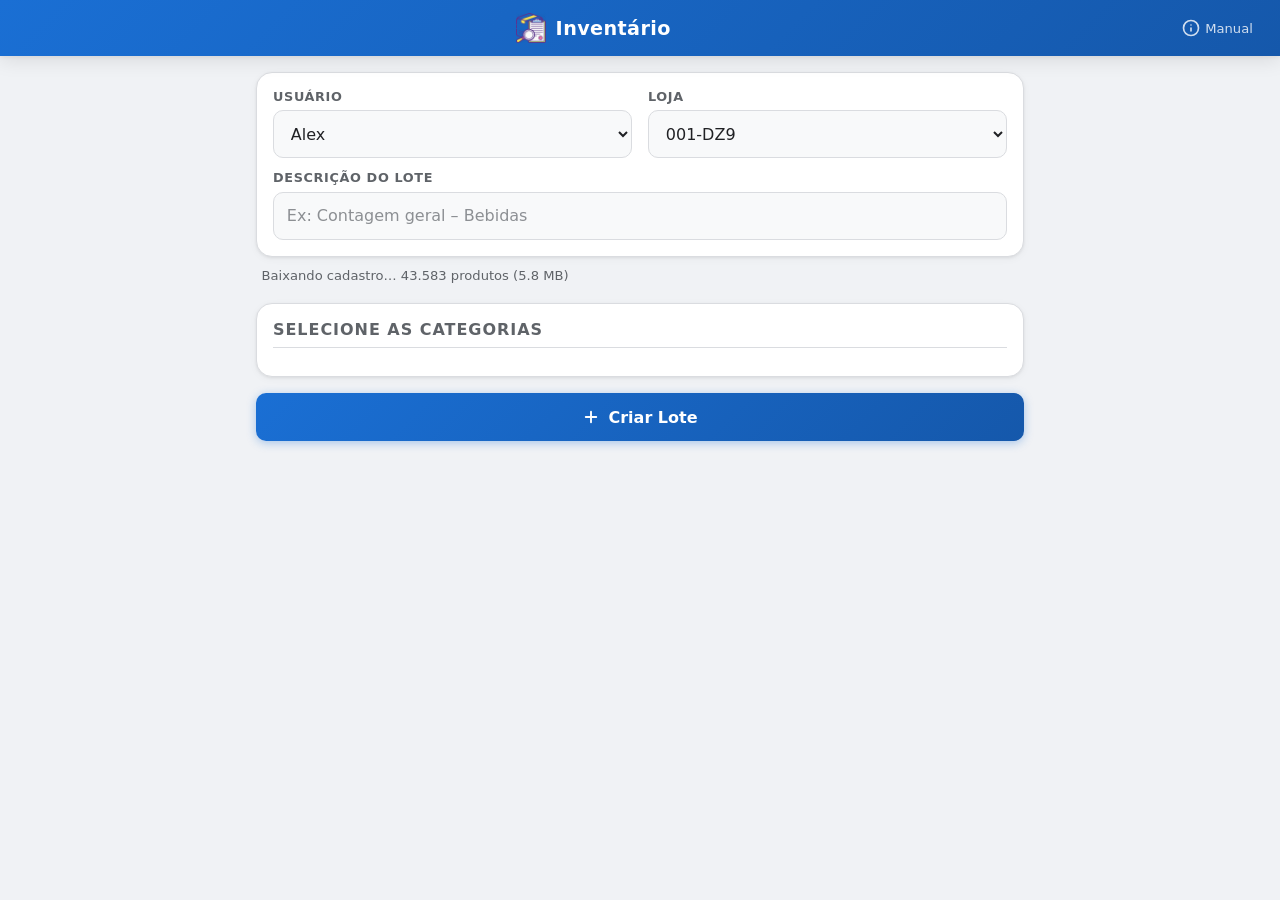
<file: index.html>
<!DOCTYPE html>
<html lang="pt-br">
<head>
  <meta charset="UTF-8"/>
  <meta name="viewport" content="width=device-width, initial-scale=1.0"/>
  <title>Inventário</title>
  <link rel="icon" href="iconInventario.png" type="image/png"/>
  <link rel="stylesheet" href="./style.css"/>
  <link rel="manifest" href="./manifest.json"/>
  <meta name="theme-color" content="#1a6fd4"/>
  <link rel="apple-touch-icon" href="./icons/apple-touch-icon.png"/>
  <meta name="apple-mobile-web-app-capable" content="yes"/>
  <meta name="apple-mobile-web-app-status-bar-style" content="default"/>
  <meta name="apple-mobile-web-app-title" content="Inventário"/>
</head>
<body>

  <header class="app-header">
    <div class="header-inner">
      <img src="iconInventario.webp" alt="Inventário" class="header-icon"/>
      <h1>Inventário</h1>
    </div>
    <a href="manual.html" target="_blank" rel="noopener" class="header-manual-link" aria-label="Abrir manual do usuário">
      <svg width="18" height="18" viewBox="0 0 24 24" fill="none" stroke="currentColor" stroke-width="2.2" stroke-linecap="round" stroke-linejoin="round"><circle cx="12" cy="12" r="10"/><path d="M12 16v-4M12 8h.01"/></svg>
      Manual
    </a>
  </header>

  <main class="main-content">

    <!-- Usuário e Loja -->
    <section class="card">
      <div class="usuario-loja-row">
        <div class="field-group">
          <label for="usuario">Usuário</label>
          <select id="usuario" name="usuario">
            <option value="Alex">Alex</option>
            <option value="João">João</option>
            <option value="Luciano">Luciano</option>
            <option value="Matheus">Matheus</option>
          </select>
        </div>
        <div class="field-group">
          <label for="loja">Loja</label>
          <select id="loja" name="loja">
            <option value="001-DZ9">001-DZ9</option>
            <option value="002-VICENTE">002-VICENTE</option>
            <option value="003-NOCA">003-NOCA</option>
            <option value="004-GETULIO">004-GETULIO</option>
            <option value="005-NEW">005-NEW</option>
            <option value="007-IVASKO_SMS">007-IVASKO_SMS</option>
            <option value="099-ROLHA">099-ROLHA</option>
            <option value="100-CD">100-CD</option>
            <option value="101-MARIANO_IRATI">101-MARIANO_IRATI</option>
            <option value="102-MARIANO_SMS">102-MARIANO_SMS</option>
            <option value="103-MARIANO_UVARANAS">103-MARIANO_UVARANAS</option>
            <option value="105-MARIANO_CARA">105-MARIANO_CARA</option>
            <option value="106-MARIANO_REBESCO">106-MARIANO_REBESCO</option>
            <option value="300-TRAJANO">300-TRAJANO</option>
            <option value="301-VICENTE">301-VICENTE</option>
            <option value="302-MOTIVAÇÃO_TB">302-MOTIVAÇÃO_TB</option>
            <option value="303-CALED_IMBITUVA">303-CALED_IMBITUVA</option>
            <option value="304-POSECOL_IRATI">304-POSECOL_IRATI</option>
            <option value="305-ALADIM_TB">305-ALADIM_TB</option>
            <option value="308-PITANGA">308-PITANGA</option>
            <option value="309-SALDANHA">309-SALDANHA</option>
            <option value="310-PRUDE">310-PRUDE</option>
            <option value="311-MASTER">311-MASTER</option>
            <option value="312-P.MANSA">312-P.MANSA</option>
            <option value="313-CAROLINE">313-CAROLINE</option>
            <option value="314-VERNALHA">314-VERNALHA</option>
            <option value="315-P.CENTRAL">315-P.CENTRAL</option>
            <option value="316-CALED_XV">316-CALED_XV</option>
            <option value="317-POSECOL_UVARANAS">317-POSECOL_UVARANAS</option>
            <option value="318-KENNEDY">318-KENNEDY</option>
            <option value="319-SFELIC">319-SFELIC</option>
            <option value="320-CARA-CARA">320-CARA-CARA</option>
            <option value="321-BOEING">321-BOEING</option>
            <option value="397-CAIOBA">397-CAIOBA</option>
            <option value="398-PALMEIRA">398-PALMEIRA</option>
          </select>
        </div>
      </div>
      <div class="field-group description-group">
        <label for="descricao">Descrição do Lote</label>
        <input type="text" id="descricao" name="descricao" placeholder="Ex: Contagem geral – Bebidas" maxlength="120" autocomplete="off"/>
      </div>
    </section>

    <!-- Situação do cadastro de produtos -->
    <p id="cadastro-status" class="cadastro-status">Carregando cadastro…</p>

    <!-- Árvore de categorias -->
    <section class="card" id="tree-container">
      <h2>Selecione as categorias</h2>
    </section>

    <!-- Botões de ação -->
    <div class="action-buttons">
      <button id="criar-lote" class="btn btn-primary">
        <svg width="18" height="18" viewBox="0 0 24 24" fill="none" stroke="currentColor" stroke-width="2.5" stroke-linecap="round" stroke-linejoin="round"><path d="M12 5v14M5 12h14"/></svg>
        Criar Lote
      </button>
      <button id="limpar-banco" class="btn btn-danger" style="display:none">
        <svg width="18" height="18" viewBox="0 0 24 24" fill="none" stroke="currentColor" stroke-width="2.5" stroke-linecap="round" stroke-linejoin="round"><polyline points="3 6 5 6 21 6"/><path d="M19 6l-1 14H6L5 6"/><path d="M10 11v6M14 11v6"/></svg>
        Limpar Tudo
      </button>
    </div>

    <!-- Lista de lotes existentes -->
    <section id="lotes-section" style="display:none">
      <h2 class="section-title">Lotes criados</h2>
      <div id="lotes-lista"></div>
    </section>

  </main>

  <!-- Modal de confirmação -->
  <div id="confirm-modal" class="modal-overlay" style="display:none">
    <div class="modal-box">
      <h3 id="modal-title">Confirmação</h3>
      <p id="modal-message">Tem certeza?</p>
      <div class="modal-actions">
        <button id="confirm-no" class="btn btn-secondary">Cancelar</button>
        <button id="confirm-yes" class="btn btn-danger">Confirmar</button>
      </div>
    </div>
  </div>

  <!-- Modal de produtos do lote -->
  <div id="produtos-modal" class="modal-overlay" style="display:none">
    <div class="modal-box modal-box--large">
      <div class="modal-header">
        <h3 id="produtos-modal-title">Produtos do Lote</h3>
        <button id="produtos-modal-close" class="btn-icon" aria-label="Fechar">
          <svg width="20" height="20" viewBox="0 0 24 24" fill="none" stroke="currentColor" stroke-width="2.5" stroke-linecap="round" stroke-linejoin="round"><line x1="18" y1="6" x2="6" y2="18"/><line x1="6" y1="6" x2="18" y2="18"/></svg>
        </button>
      </div>
      <div class="modal-tabs">
        <button class="tab-btn active" data-tab="dentro">Dentro do lote <span id="count-dentro" class="badge badge--blue">0</span></button>
        <button class="tab-btn" data-tab="fora">Fora do lote <span id="count-fora" class="badge badge--gray">0</span></button>
      </div>
      <div id="tab-dentro" class="tab-content active">
        <div id="lista-dentro"></div>
      </div>
      <div id="tab-fora" class="tab-content">
        <div id="lista-fora"></div>
      </div>
    </div>
  </div>

  <script src="./script.js"></script>
  <script src="./lote.js"></script>
  <script src="./pwa-registro.js"></script>
</body>
</html>
</file>
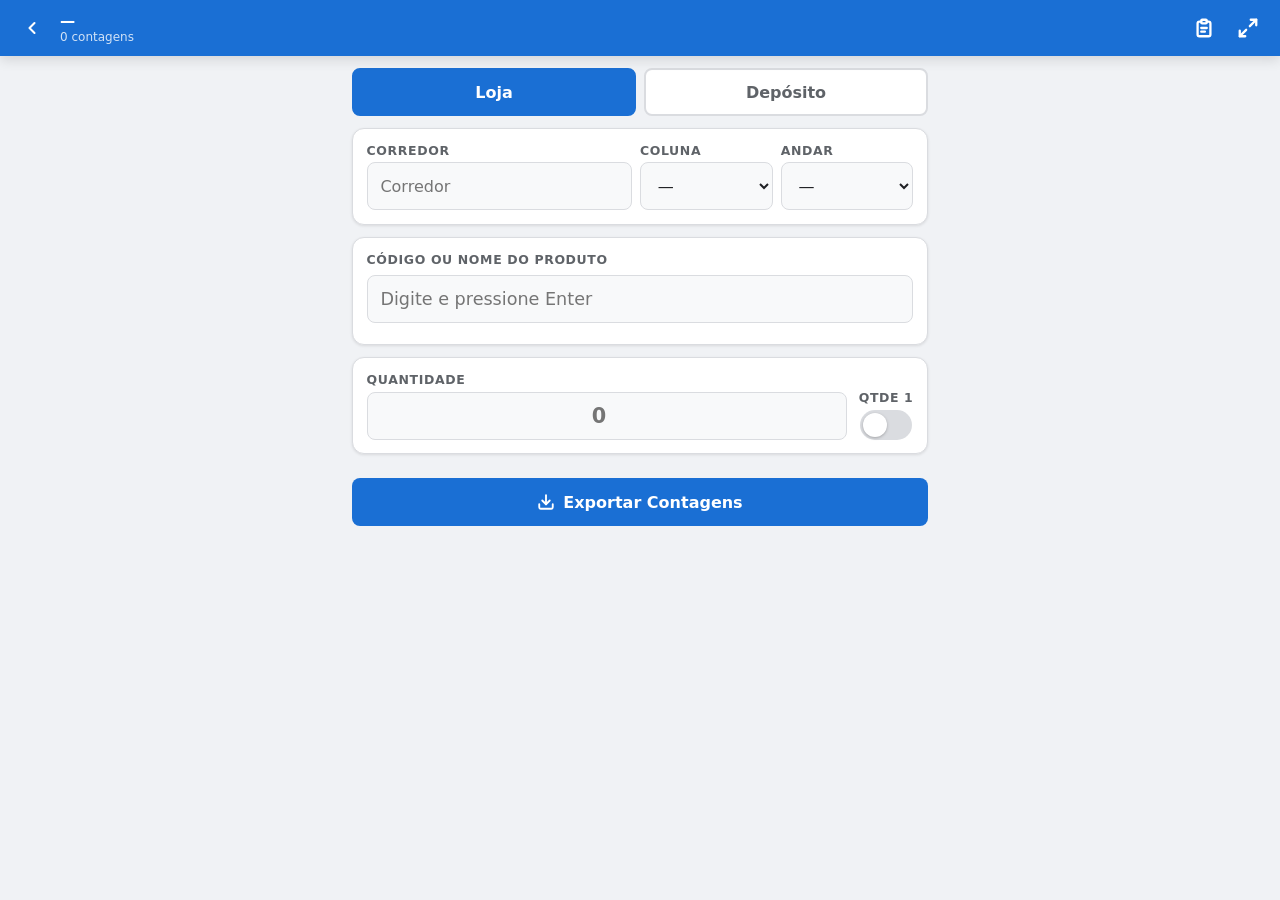
<file: contagens.html>
<!doctype html>
<html lang="pt-br">
  <head>
    <meta charset="UTF-8" />
    <meta name="viewport" content="width=device-width, initial-scale=1.0" />
    <title>Contagens</title>
    <link rel="stylesheet" href="style-contagens.css" />
    <link rel="icon" href="iconInventario.png" type="image/png" />
    <link rel="manifest" href="./manifest.json" />
    <meta name="theme-color" content="#1a6fd4" />
    <link rel="apple-touch-icon" href="./icons/apple-touch-icon.png" />
    <meta name="apple-mobile-web-app-capable" content="yes" />
    <meta name="apple-mobile-web-app-status-bar-style" content="default" />
    <meta name="apple-mobile-web-app-title" content="Inventário" />
  </head>
  <body>
    <header class="cnt-header">
      <a href="index.html" class="cnt-back" aria-label="Voltar">
        <svg
          width="20"
          height="20"
          viewBox="0 0 24 24"
          fill="none"
          stroke="currentColor"
          stroke-width="2.5"
          stroke-linecap="round"
          stroke-linejoin="round"
        >
          <polyline points="15 18 9 12 15 6" />
        </svg>
      </a>
      <div class="cnt-header-info">
        <span id="lote-nome-header" class="cnt-lote-nome">—</span>
        <span id="lote-contagens-header" class="cnt-lote-sub">0 contagens</span>
      </div>
      <div class="cnt-header-actions">
        <button
          id="ver-contagens-btn"
          class="cnt-icon-btn"
          aria-label="Ver contagens"
        >
          <svg
            width="22"
            height="22"
            viewBox="0 0 24 24"
            fill="none"
            stroke="currentColor"
            stroke-width="2.5"
            stroke-linecap="round"
            stroke-linejoin="round"
          >
            <path
              d="M9 5H7a2 2 0 0 0-2 2v12a2 2 0 0 0 2 2h10a2 2 0 0 0 2-2V7a2 2 0 0 0-2-2h-2"
            />
            <rect x="9" y="3" width="6" height="4" rx="1" ry="1" />
            <line x1="9" y1="12" x2="15" y2="12" />
            <line x1="9" y1="16" x2="13" y2="16" />
          </svg>
        </button>
        <button
          id="fullscreen-btn"
          class="cnt-icon-btn"
          aria-label="Tela cheia"
        >
          <svg
            width="22"
            height="22"
            viewBox="0 0 24 24"
            fill="none"
            stroke="currentColor"
            stroke-width="2.5"
            stroke-linecap="round"
            stroke-linejoin="round"
          >
            <polyline points="15 3 21 3 21 9" />
            <polyline points="9 21 3 21 3 15" />
            <line x1="21" y1="3" x2="14" y2="10" />
            <line x1="3" y1="21" x2="10" y2="14" />
          </svg>
        </button>
      </div>
    </header>

    <main class="cnt-main">
      <!-- Tipo de contagem -->
      <div class="cnt-radio-group">
        <label class="cnt-radio-label">
          <input type="radio" name="tipo-contagem" value="loja" checked />
          <span class="cnt-radio-pill">Loja</span>
        </label>
        <label class="cnt-radio-label">
          <input type="radio" name="tipo-contagem" value="deposito" />
          <span class="cnt-radio-pill">Depósito</span>
        </label>
      </div>

      <!-- Localização -->
      <div class="cnt-card">
        <div class="cnt-field-row">
          <div class="cnt-field">
            <label for="corredor" class="cnt-label">Corredor</label>
            <input
              type="text"
              id="corredor"
              class="cnt-input"
              placeholder="Corredor"
              autocomplete="off"
            />
          </div>
          <div class="cnt-field">
            <label for="coluna" class="cnt-label">Coluna</label>
            <select id="coluna" class="cnt-select">
              <option value="">—</option>
              <option>A</option>
              <option>B</option>
              <option>C</option>
              <option>D</option>
              <option>E</option>
              <option>F</option>
              <option>G</option>
              <option>H</option>
              <option>I</option>
              <option>J</option>
              <option>K</option>
              <option>L</option>
              <option>M</option>
              <option>N</option>
              <option>O</option>
              <option>P</option>
              <option>Q</option>
              <option>R</option>
              <option>S</option>
              <option>T</option>
              <option>U</option>
              <option>V</option>
              <option>W</option>
              <option>X</option>
              <option>Y</option>
              <option>Z</option>
            </select>
          </div>
          <div class="cnt-field">
            <label for="andar" class="cnt-label">Andar</label>
            <select id="andar" class="cnt-select">
              <option value="">—</option>
              <option>1</option>
              <option>2</option>
              <option>3</option>
              <option>4</option>
              <option>5</option>
              <option>6</option>
              <option>7</option>
              <option>8</option>
              <option>9</option>
              <option>10</option>
              <option>11</option>
              <option>12</option>
              <option>13</option>
              <option>14</option>
              <option>15</option>
              <option>16</option>
              <option>17</option>
              <option>18</option>
              <option>19</option>
              <option>20</option>
            </select>
          </div>
        </div>
      </div>

      <!-- Busca de produto -->
      <div class="cnt-card">
        <label for="codigo" class="cnt-label">Código ou nome do produto</label>
        <input
          type="text"
          id="codigo"
          class="cnt-input cnt-input--big"
          placeholder="Digite e pressione Enter"
          autocomplete="off"
          enterkeyhint="search"
        />
        <div id="resultado" class="cnt-resultado"></div>
      </div>

      <!-- Quantidade -->
      <div class="cnt-card">
        <div class="cnt-qty-row">
          <div class="cnt-field" style="flex: 1">
            <label for="quantidade" class="cnt-label">Quantidade</label>
            <input
              type="number"
              id="quantidade"
              class="cnt-input cnt-input--qty"
              step="any"
              placeholder="0"
              enterkeyhint="done"
            />
          </div>
          <div class="cnt-qtde1-wrap">
            <label for="qtde1" class="cnt-label">Qtde 1</label>
            <label class="cnt-toggle">
              <input type="checkbox" id="qtde1" />
              <span class="cnt-toggle-track"
                ><span class="cnt-toggle-thumb"></span
              ></span>
            </label>
          </div>
        </div>
      </div>

      <!-- Último contado -->
      <div id="ultimo-contado"></div>

      <!-- Exportar -->
      <div class="cnt-export-wrap">
        <button id="exportar-contagens" class="cnt-export-btn">
          <svg
            width="18"
            height="18"
            viewBox="0 0 24 24"
            fill="none"
            stroke="currentColor"
            stroke-width="2.5"
            stroke-linecap="round"
            stroke-linejoin="round"
          >
            <path d="M21 15v4a2 2 0 0 1-2 2H5a2 2 0 0 1-2-2v-4" />
            <polyline points="7 10 12 15 17 10" />
            <line x1="12" y1="15" x2="12" y2="3" />
          </svg>
          Exportar Contagens
        </button>
      </div>
    </main>

    <!-- Modal: produto fora do lote -->
    <div
      id="fora-lote-modal"
      class="fora-lote-overlay"
      style="display: none"
      aria-live="assertive"
    >
      <div class="fora-lote-box">
        <svg
          width="28"
          height="28"
          viewBox="0 0 24 24"
          fill="none"
          stroke="currentColor"
          stroke-width="2.5"
          stroke-linecap="round"
          stroke-linejoin="round"
        >
          <circle cx="12" cy="12" r="10" />
          <line x1="12" y1="8" x2="12" y2="12" />
          <line x1="12" y1="16" x2="12.01" y2="16" />
        </svg>
        <div>
          <div class="fora-lote-title">Produto fora do lote</div>
          <div id="fora-lote-desc" class="fora-lote-sub"></div>
        </div>
      </div>
    </div>

    <!-- Modal: lista de contagens -->
    <div id="contagens-modal" class="modal-overlay" style="display: none">
      <div class="modal-box modal-box--large">
        <div class="modal-header">
          <h3>Contagens registradas</h3>
          <div style="display: flex; align-items: center; gap: 0.5rem">
            <span id="total-contagens-badge" class="badge badge--blue">0</span>
            <button
              id="contagens-modal-close"
              class="cnt-icon-btn"
              aria-label="Fechar"
            >
              <svg
                width="20"
                height="20"
                color="red"
                viewBox="0 0 24 24"
                fill="none"
                stroke="currentColor"
                stroke-width="2.5"
                stroke-linecap="round"
                stroke-linejoin="round"
              >
                <line x1="18" y1="6" x2="6" y2="18" />
                <line x1="6" y1="6" x2="18" y2="18" />
              </svg>
            </button>
          </div>
        </div>
        <div class="cnt-modal-search">
          <input type="text" id="contagens-busca" placeholder="Buscar por descrição ou código..." autocomplete="off">
        </div>
        <div
          id="contagens-modal-lista"
          class="tab-content active"
          style="
            display: block;
            overflow-y: auto;
            max-height: 60vh;
            padding: 1rem;
          "
        ></div>
      </div>
    </div>

    <script src="contagens.js"></script>
    <script src="contagens-salvar.js"></script>
    <script src="contagens-exportar.js"></script>
    <script src="pwa-registro.js"></script>
  </body>
</html>
</file>
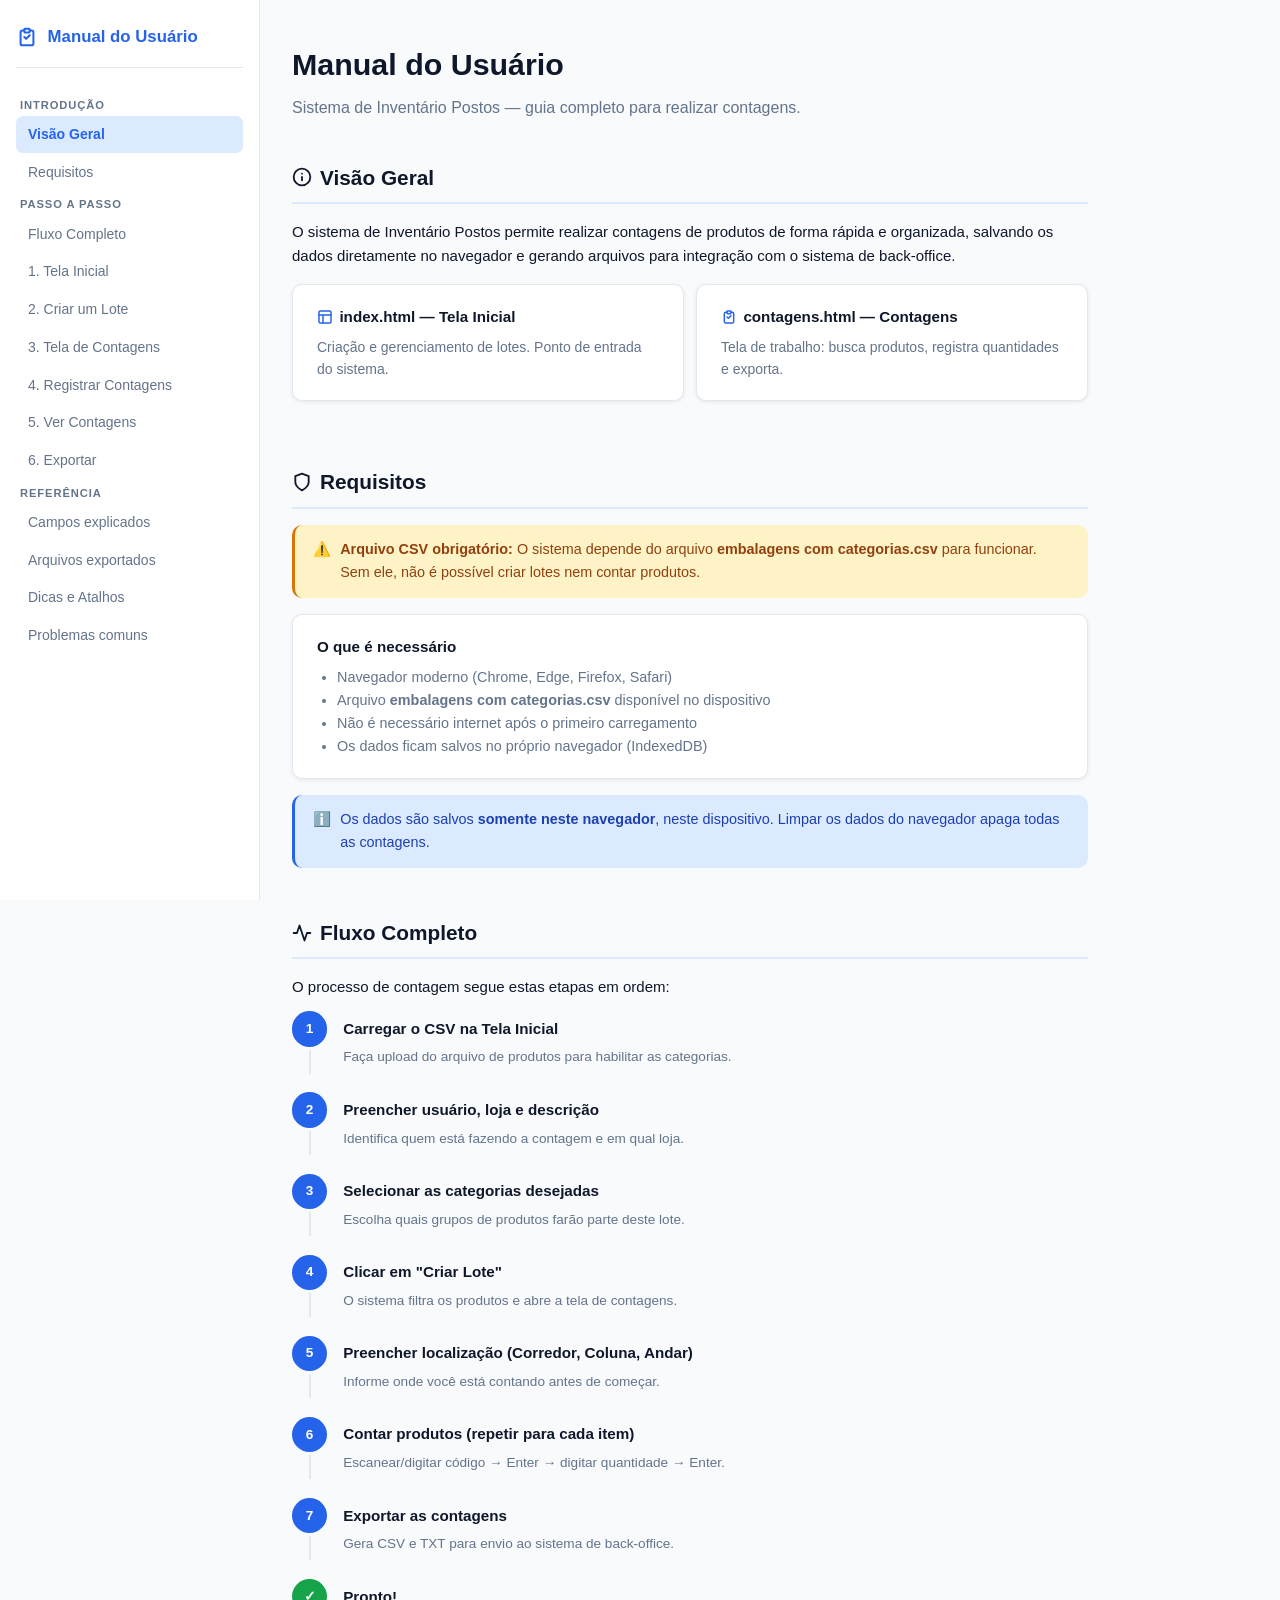
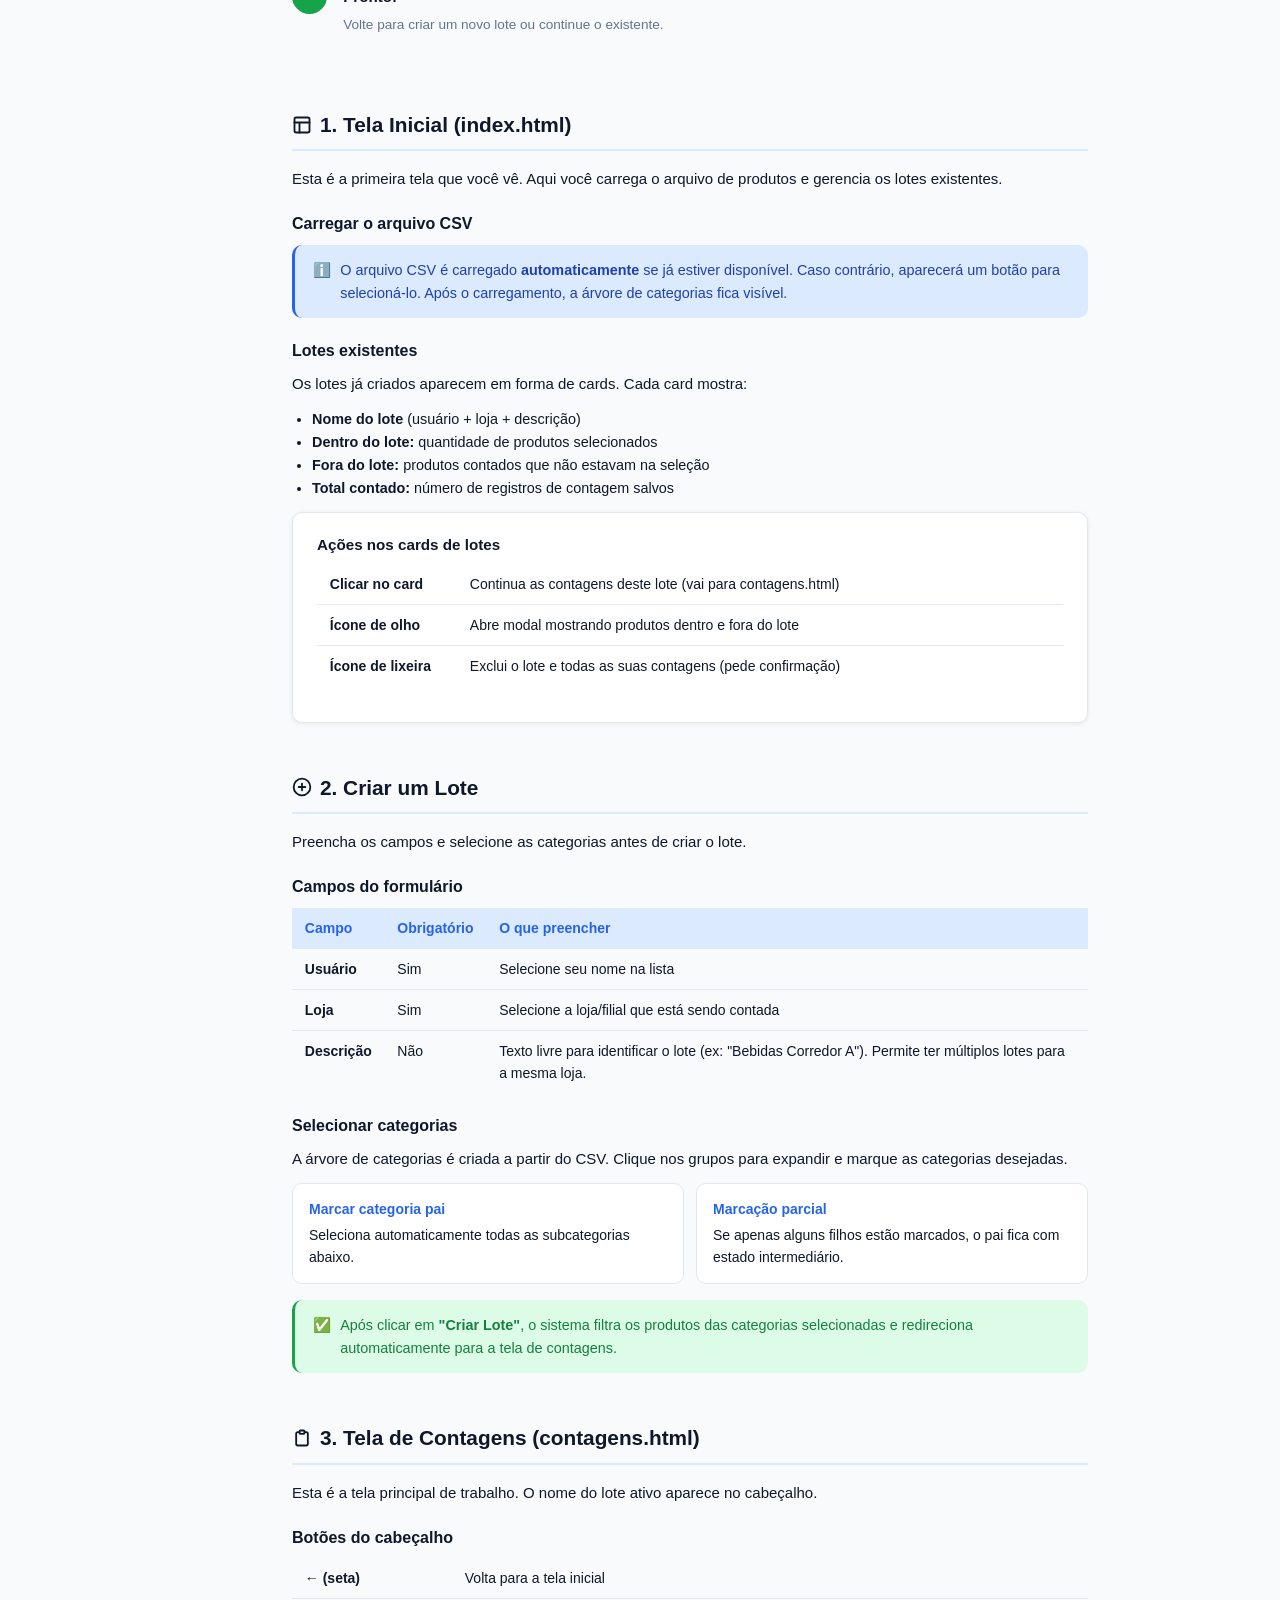
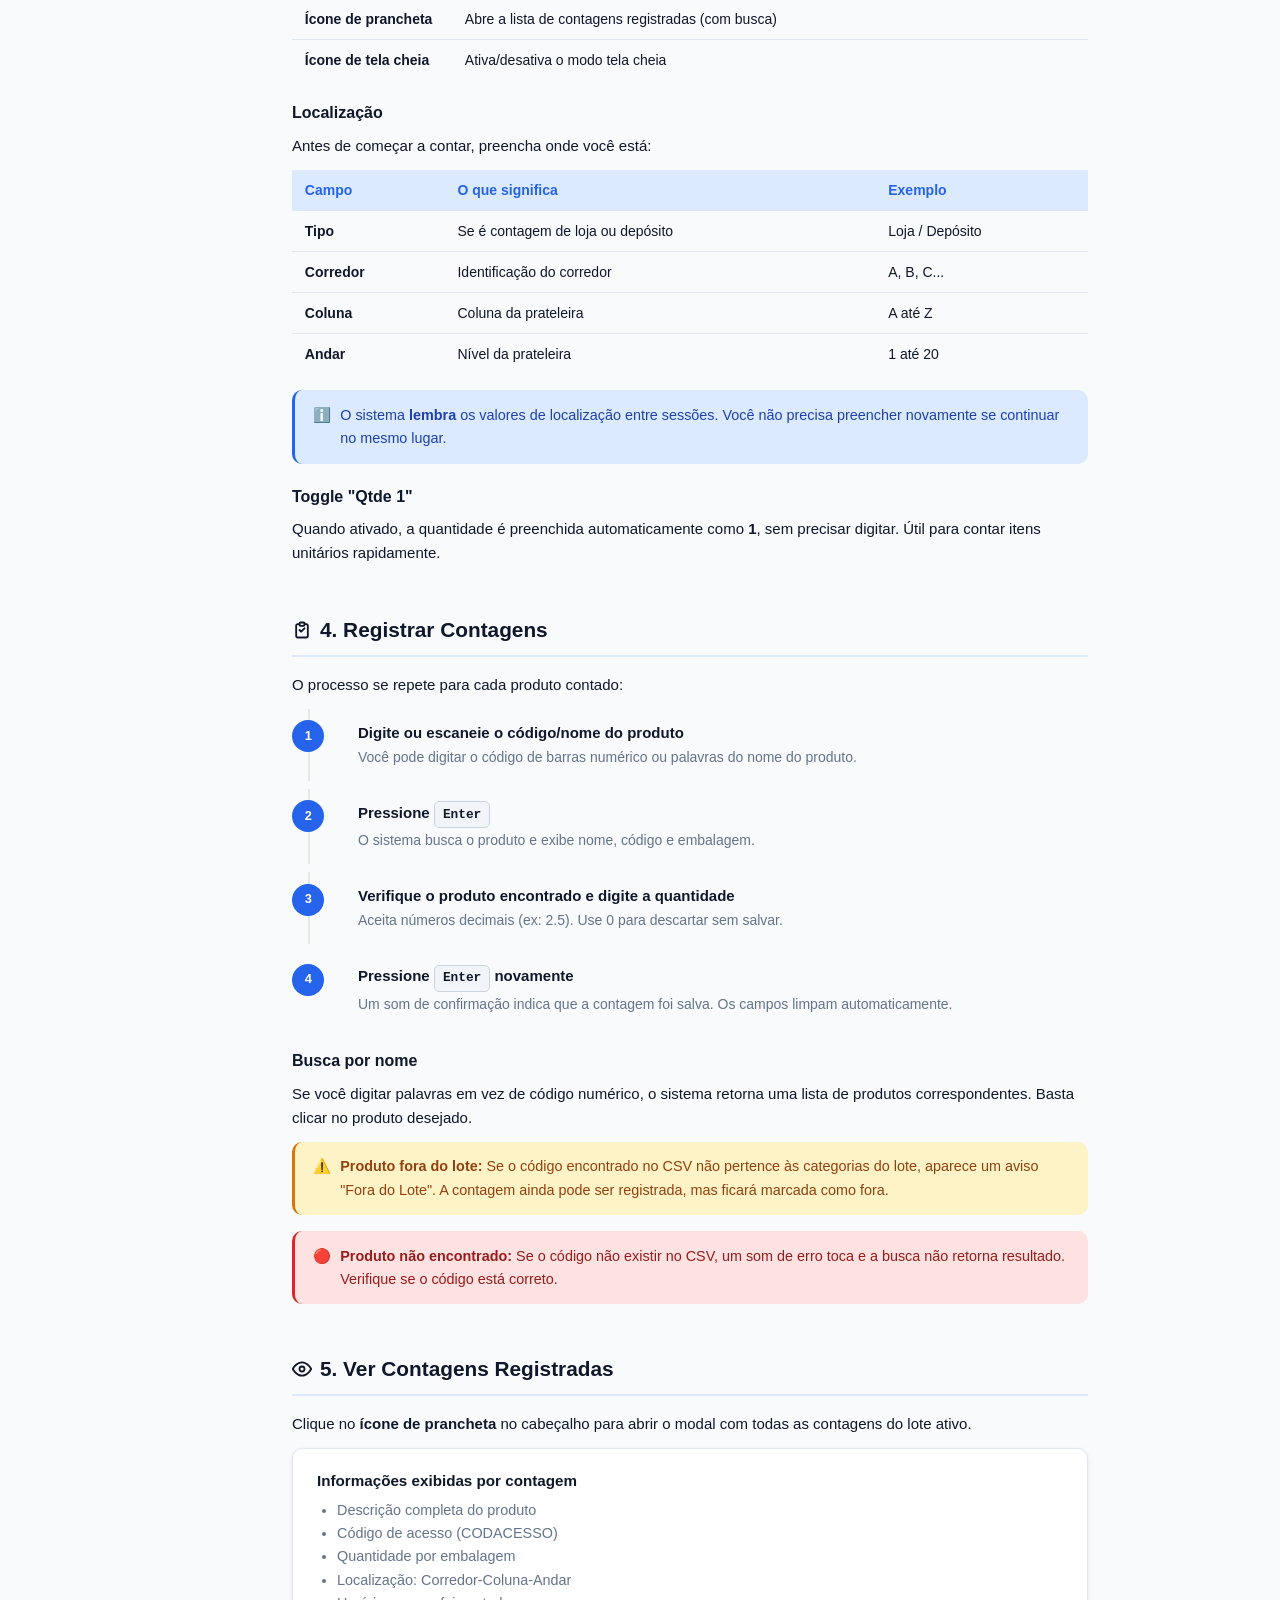
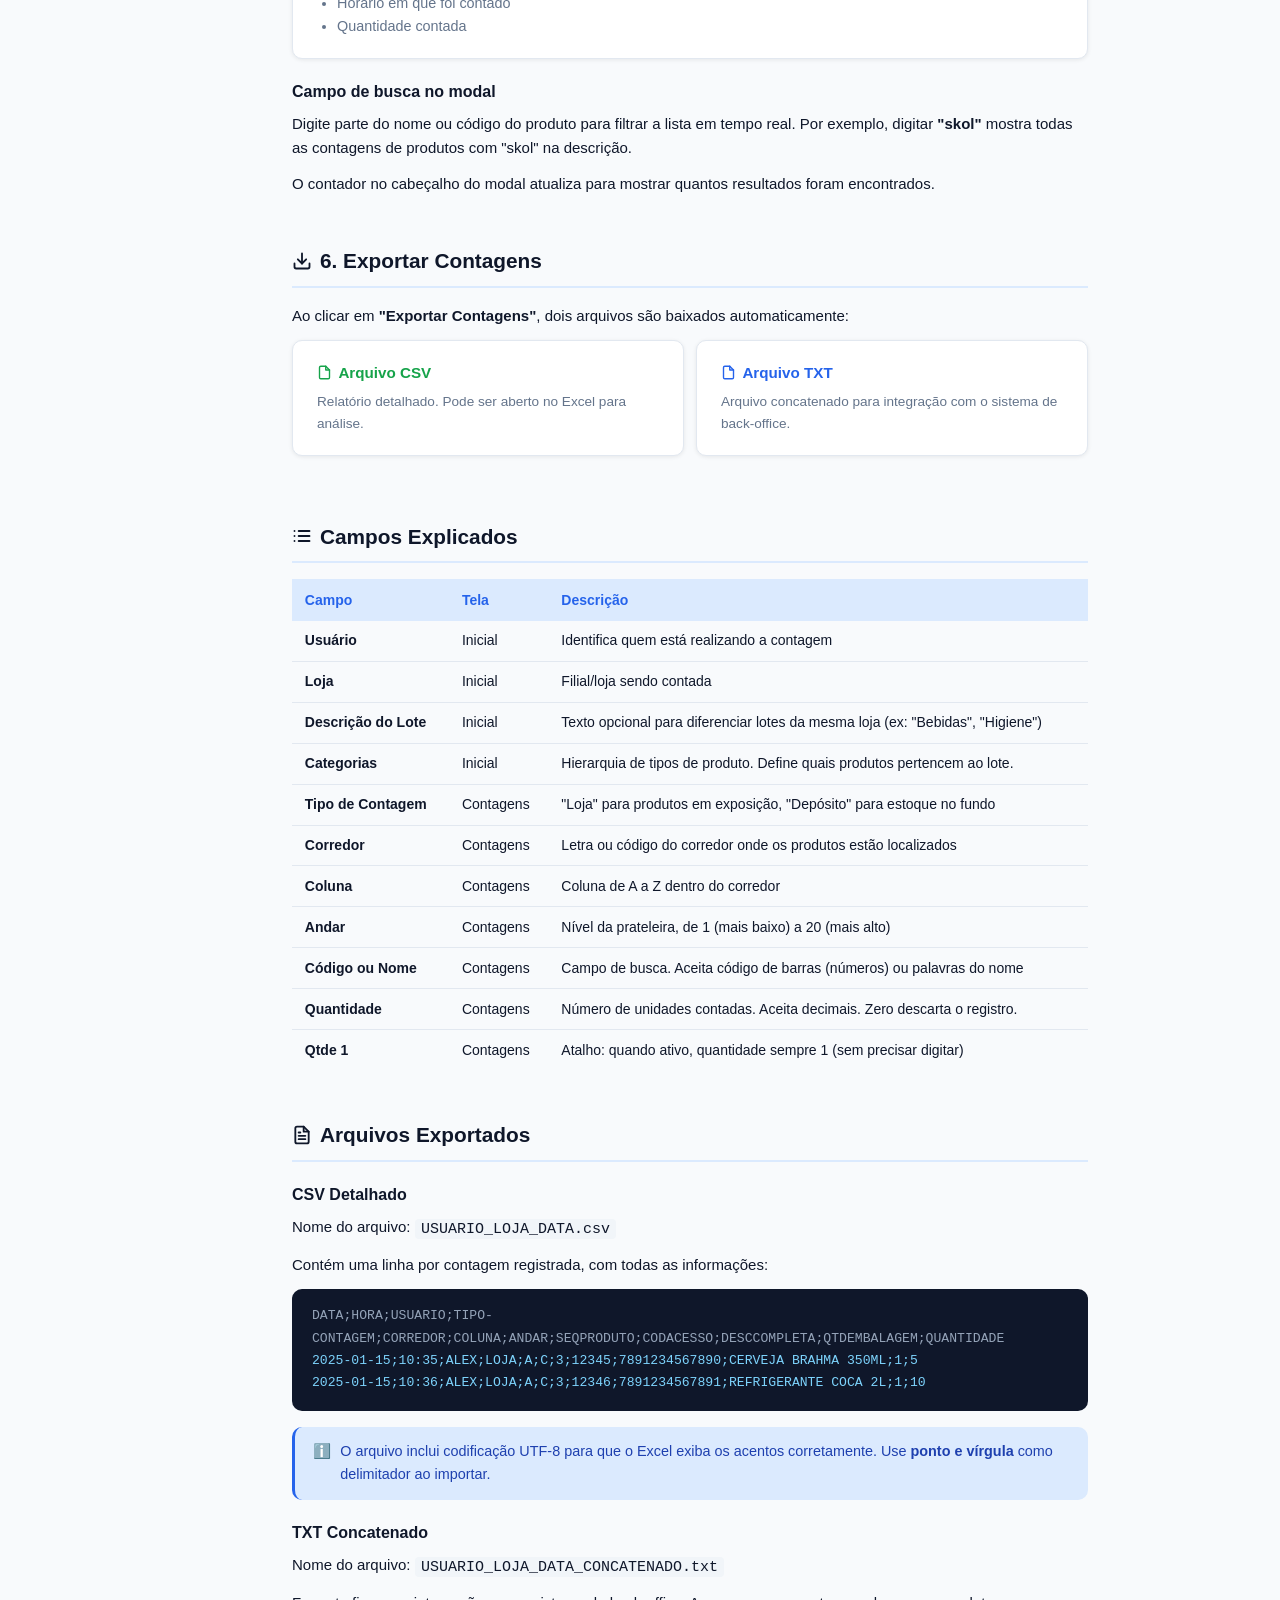
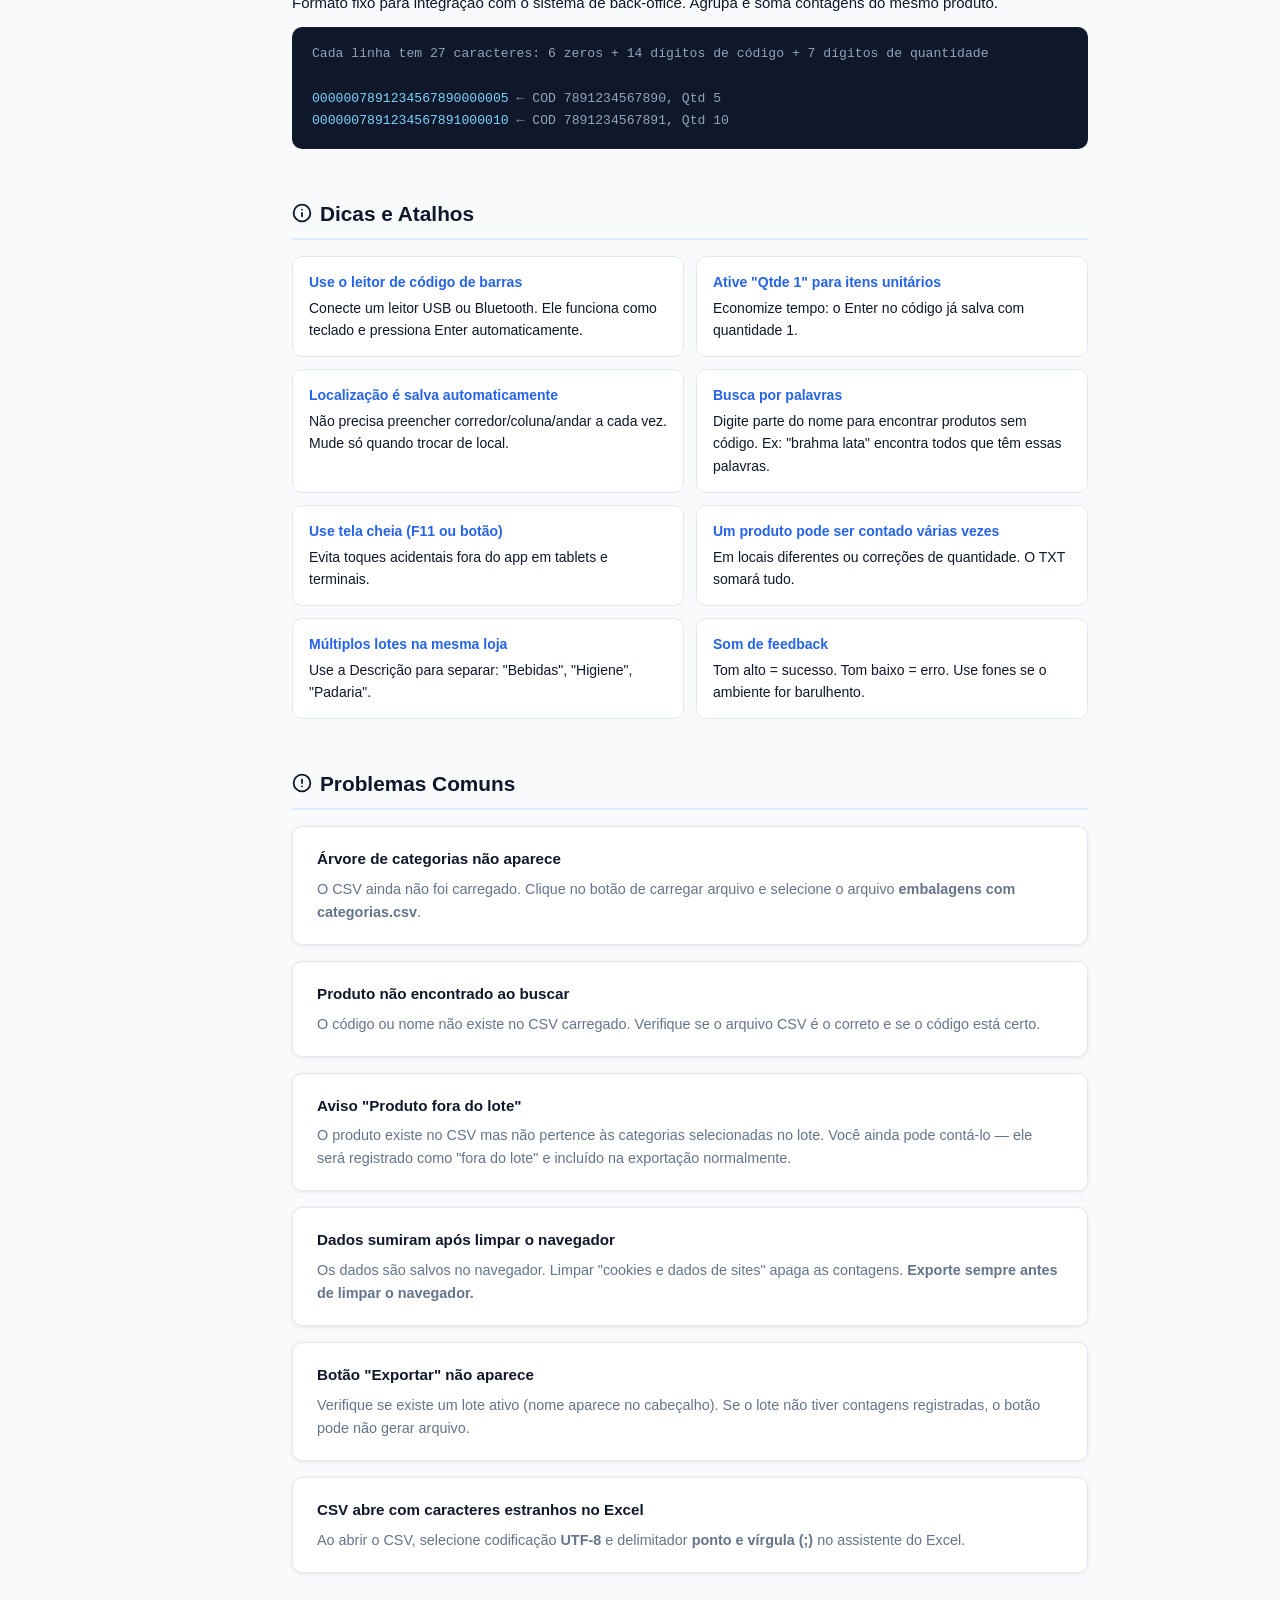
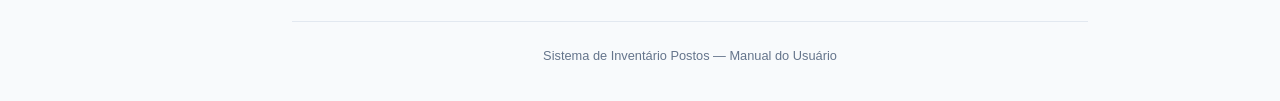
<file: manual.html>
<!DOCTYPE html>
<html lang="pt-BR">
<head>
  <meta charset="UTF-8" />
  <meta name="viewport" content="width=device-width, initial-scale=1.0" />
  <title>Manual do Usuário — Inventário Postos</title>
  <style>
    :root {
      --clr-primary: #2563eb;
      --clr-primary-light: #dbeafe;
      --clr-bg: #f8fafc;
      --clr-surface: #ffffff;
      --clr-border: #e2e8f0;
      --clr-text: #0f172a;
      --clr-text-secondary: #64748b;
      --clr-success: #16a34a;
      --clr-success-light: #dcfce7;
      --clr-warn: #d97706;
      --clr-warn-light: #fef3c7;
      --clr-danger: #dc2626;
      --clr-danger-light: #fee2e2;
      --radius: 10px;
      --shadow: 0 1px 4px rgba(0,0,0,.08);
    }

    * { box-sizing: border-box; margin: 0; padding: 0; }

    body {
      font-family: -apple-system, BlinkMacSystemFont, "Segoe UI", Roboto, sans-serif;
      background: var(--clr-bg);
      color: var(--clr-text);
      line-height: 1.6;
      font-size: 15px;
    }

    /* ── Sidebar ── */
    .layout { display: flex; min-height: 100vh; }

    .sidebar {
      width: 260px;
      flex-shrink: 0;
      background: var(--clr-surface);
      border-right: 1px solid var(--clr-border);
      padding: 1.5rem 1rem;
      position: sticky;
      top: 0;
      height: 100vh;
      overflow-y: auto;
    }

    .sidebar-logo {
      display: flex;
      align-items: center;
      gap: 0.6rem;
      font-weight: 800;
      font-size: 1.05rem;
      color: var(--clr-primary);
      margin-bottom: 1.5rem;
      padding-bottom: 1rem;
      border-bottom: 1px solid var(--clr-border);
    }

    .sidebar-logo svg { flex-shrink: 0; }

    .nav-section {
      font-size: 0.7rem;
      font-weight: 700;
      text-transform: uppercase;
      letter-spacing: .08em;
      color: var(--clr-text-secondary);
      margin: 1.2rem 0 0.4rem 0.25rem;
    }

    .nav-link {
      display: block;
      padding: 0.45rem 0.75rem;
      border-radius: 7px;
      font-size: 0.875rem;
      color: var(--clr-text-secondary);
      text-decoration: none;
      transition: background .15s, color .15s;
      margin-bottom: 1px;
    }

    .nav-link:hover, .nav-link.active {
      background: var(--clr-primary-light);
      color: var(--clr-primary);
      font-weight: 600;
    }

    /* ── Conteúdo ── */
    .content {
      flex: 1;
      padding: 2.5rem 2rem;
      max-width: 860px;
    }

    .page-header {
      margin-bottom: 2.5rem;
    }

    .page-header h1 {
      font-size: 1.9rem;
      font-weight: 800;
      color: var(--clr-text);
      margin-bottom: 0.4rem;
    }

    .page-header p {
      color: var(--clr-text-secondary);
      font-size: 1rem;
    }

    /* ── Seções ── */
    section { margin-bottom: 3rem; scroll-margin-top: 1.5rem; }

    h2 {
      font-size: 1.3rem;
      font-weight: 700;
      color: var(--clr-text);
      margin-bottom: 1rem;
      padding-bottom: 0.5rem;
      border-bottom: 2px solid var(--clr-primary-light);
      display: flex;
      align-items: center;
      gap: 0.5rem;
    }

    h3 {
      font-size: 1rem;
      font-weight: 700;
      color: var(--clr-text);
      margin: 1.25rem 0 0.5rem;
    }

    p { margin-bottom: 0.75rem; color: var(--clr-text); }

    /* ── Cards ── */
    .card {
      background: var(--clr-surface);
      border: 1px solid var(--clr-border);
      border-radius: var(--radius);
      padding: 1.25rem 1.5rem;
      margin-bottom: 1rem;
      box-shadow: var(--shadow);
    }

    .card-title {
      font-weight: 700;
      font-size: 0.95rem;
      margin-bottom: 0.4rem;
      display: flex;
      align-items: center;
      gap: 0.4rem;
    }

    /* ── Alertas ── */
    .alert {
      padding: 0.85rem 1.1rem;
      border-radius: var(--radius);
      font-size: 0.9rem;
      margin-bottom: 1rem;
      display: flex;
      gap: 0.6rem;
      align-items: flex-start;
    }

    .alert-info  { background: var(--clr-primary-light); color: #1e40af; border-left: 3px solid var(--clr-primary); }
    .alert-ok    { background: var(--clr-success-light);  color: #15803d; border-left: 3px solid var(--clr-success); }
    .alert-warn  { background: var(--clr-warn-light);     color: #92400e; border-left: 3px solid var(--clr-warn); }
    .alert-danger{ background: var(--clr-danger-light);   color: #991b1b; border-left: 3px solid var(--clr-danger); }

    /* ── Passos numerados ── */
    .steps { counter-reset: step; list-style: none; padding: 0; }

    .steps li {
      counter-increment: step;
      padding: 0.75rem 1rem 0.75rem 3rem;
      position: relative;
      border-left: 2px solid var(--clr-border);
      margin-left: 1rem;
      margin-bottom: 0.5rem;
    }

    .steps li::before {
      content: counter(step);
      position: absolute;
      left: -1.1rem;
      top: 0.7rem;
      width: 2rem;
      height: 2rem;
      background: var(--clr-primary);
      color: #fff;
      font-weight: 700;
      font-size: 0.8rem;
      border-radius: 50%;
      display: flex;
      align-items: center;
      justify-content: center;
    }

    .steps li:last-child { border-left-color: transparent; }

    /* ── Tabela de campos ── */
    table {
      width: 100%;
      border-collapse: collapse;
      font-size: 0.875rem;
      margin-bottom: 1rem;
    }

    thead th {
      background: var(--clr-primary-light);
      color: var(--clr-primary);
      font-weight: 700;
      text-align: left;
      padding: 0.6rem 0.8rem;
    }

    tbody td {
      padding: 0.55rem 0.8rem;
      border-bottom: 1px solid var(--clr-border);
      vertical-align: top;
    }

    tbody tr:last-child td { border-bottom: none; }
    tbody tr:hover td { background: var(--clr-bg); }

    /* ── Badge tecla ── */
    kbd {
      display: inline-block;
      padding: 0.15rem 0.5rem;
      background: #f1f5f9;
      border: 1px solid #cbd5e1;
      border-radius: 5px;
      font-family: monospace;
      font-size: 0.8rem;
      font-weight: 700;
      color: var(--clr-text);
    }

    /* ── Fluxo visual ── */
    .flow {
      display: flex;
      flex-direction: column;
      gap: 0;
    }

    .flow-step {
      display: flex;
      gap: 1rem;
      align-items: flex-start;
    }

    .flow-line {
      display: flex;
      flex-direction: column;
      align-items: center;
      flex-shrink: 0;
    }

    .flow-dot {
      width: 2.2rem;
      height: 2.2rem;
      border-radius: 50%;
      background: var(--clr-primary);
      color: #fff;
      font-weight: 700;
      font-size: 0.85rem;
      display: flex;
      align-items: center;
      justify-content: center;
      flex-shrink: 0;
    }

    .flow-connector {
      width: 2px;
      flex: 1;
      min-height: 24px;
      background: var(--clr-border);
      margin: 3px 0;
    }

    .flow-body {
      padding-bottom: 1.5rem;
      padding-top: 0.35rem;
      flex: 1;
    }

    .flow-body strong { display: block; margin-bottom: 0.2rem; font-size: 0.95rem; }
    .flow-body span { font-size: 0.85rem; color: var(--clr-text-secondary); }

    /* ── Formato de arquivo ── */
    .file-format {
      background: #0f172a;
      color: #e2e8f0;
      border-radius: var(--radius);
      padding: 1rem 1.25rem;
      font-family: monospace;
      font-size: 0.82rem;
      line-height: 1.7;
      margin-bottom: 1rem;
      overflow-x: auto;
    }

    .file-format .comment { color: #94a3b8; }
    .file-format .highlight { color: #7dd3fc; }

    /* ── Grid de dicas ── */
    .tip-grid {
      display: grid;
      grid-template-columns: 1fr 1fr;
      gap: 0.75rem;
      margin-bottom: 1rem;
    }

    .tip {
      background: var(--clr-surface);
      border: 1px solid var(--clr-border);
      border-radius: var(--radius);
      padding: 0.9rem 1rem;
      font-size: 0.875rem;
    }

    .tip strong { display: block; margin-bottom: 0.2rem; color: var(--clr-primary); }

    /* ── Responsivo ── */
    @media (max-width: 768px) {
      .sidebar { display: none; }
      .content { padding: 1.25rem 1rem; }
      .tip-grid { grid-template-columns: 1fr; }
      h2 { font-size: 1.15rem; }
    }
  </style>
</head>
<body>

<div class="layout">

  <!-- Sidebar de navegação -->
  <nav class="sidebar">
    <div class="sidebar-logo">
      <svg width="22" height="22" viewBox="0 0 24 24" fill="none" stroke="currentColor" stroke-width="2.2" stroke-linecap="round" stroke-linejoin="round">
        <path d="M9 5H7a2 2 0 0 0-2 2v12a2 2 0 0 0 2 2h10a2 2 0 0 0 2-2V7a2 2 0 0 0-2-2h-2"/>
        <rect x="9" y="3" width="6" height="4" rx="1"/>
        <path d="m9 12 2 2 4-4"/>
      </svg>
      Manual do Usuário
    </div>

    <span class="nav-section">Introdução</span>
    <a class="nav-link" href="#visao-geral">Visão Geral</a>
    <a class="nav-link" href="#requisitos">Requisitos</a>

    <span class="nav-section">Passo a Passo</span>
    <a class="nav-link" href="#fluxo">Fluxo Completo</a>
    <a class="nav-link" href="#tela-inicio">1. Tela Inicial</a>
    <a class="nav-link" href="#criar-lote">2. Criar um Lote</a>
    <a class="nav-link" href="#tela-contagens">3. Tela de Contagens</a>
    <a class="nav-link" href="#contar">4. Registrar Contagens</a>
    <a class="nav-link" href="#ver-contagens">5. Ver Contagens</a>
    <a class="nav-link" href="#exportar">6. Exportar</a>

    <span class="nav-section">Referência</span>
    <a class="nav-link" href="#campos">Campos explicados</a>
    <a class="nav-link" href="#arquivos">Arquivos exportados</a>
    <a class="nav-link" href="#dicas">Dicas e Atalhos</a>
    <a class="nav-link" href="#problemas">Problemas comuns</a>
  </nav>

  <!-- Conteúdo principal -->
  <main class="content">

    <div class="page-header">
      <h1>Manual do Usuário</h1>
      <p>Sistema de Inventário Postos — guia completo para realizar contagens.</p>
    </div>

    <!-- ── Visão Geral ── -->
    <section id="visao-geral">
      <h2>
        <svg width="20" height="20" viewBox="0 0 24 24" fill="none" stroke="currentColor" stroke-width="2.2" stroke-linecap="round" stroke-linejoin="round"><circle cx="12" cy="12" r="10"/><path d="M12 16v-4M12 8h.01"/></svg>
        Visão Geral
      </h2>
      <p>O sistema de Inventário Postos permite realizar contagens de produtos de forma rápida e organizada, salvando os dados diretamente no navegador e gerando arquivos para integração com o sistema de back-office.</p>

      <div style="display: grid; grid-template-columns: 1fr 1fr; gap: 0.75rem; margin-top: 1rem;">
        <div class="card">
          <div class="card-title">
            <svg width="16" height="16" viewBox="0 0 24 24" fill="none" stroke="#2563eb" stroke-width="2.2" stroke-linecap="round" stroke-linejoin="round"><rect x="3" y="3" width="18" height="18" rx="2"/><path d="M3 9h18M9 21V9"/></svg>
            index.html — Tela Inicial
          </div>
          <p style="font-size:.875rem;color:var(--clr-text-secondary);margin:0">Criação e gerenciamento de lotes. Ponto de entrada do sistema.</p>
        </div>
        <div class="card">
          <div class="card-title">
            <svg width="16" height="16" viewBox="0 0 24 24" fill="none" stroke="#2563eb" stroke-width="2.2" stroke-linecap="round" stroke-linejoin="round"><path d="M9 5H7a2 2 0 0 0-2 2v12a2 2 0 0 0 2 2h10a2 2 0 0 0 2-2V7a2 2 0 0 0-2-2h-2"/><rect x="9" y="3" width="6" height="4" rx="1"/><path d="m9 12 2 2 4-4"/></svg>
            contagens.html — Contagens
          </div>
          <p style="font-size:.875rem;color:var(--clr-text-secondary);margin:0">Tela de trabalho: busca produtos, registra quantidades e exporta.</p>
        </div>
      </div>
    </section>

    <!-- ── Requisitos ── -->
    <section id="requisitos">
      <h2>
        <svg width="20" height="20" viewBox="0 0 24 24" fill="none" stroke="currentColor" stroke-width="2.2" stroke-linecap="round" stroke-linejoin="round"><path d="M12 22s8-4 8-10V5l-8-3-8 3v7c0 6 8 10 8 10z"/></svg>
        Requisitos
      </h2>

      <div class="alert alert-warn">
        <span>⚠️</span>
        <div><strong>Arquivo CSV obrigatório:</strong> O sistema depende do arquivo <strong>embalagens com categorias.csv</strong> para funcionar. Sem ele, não é possível criar lotes nem contar produtos.</div>
      </div>

      <div class="card">
        <div class="card-title">O que é necessário</div>
        <ul style="padding-left:1.25rem;font-size:.9rem;color:var(--clr-text-secondary);">
          <li>Navegador moderno (Chrome, Edge, Firefox, Safari)</li>
          <li>Arquivo <strong>embalagens com categorias.csv</strong> disponível no dispositivo</li>
          <li>Não é necessário internet após o primeiro carregamento</li>
          <li>Os dados ficam salvos no próprio navegador (IndexedDB)</li>
        </ul>
      </div>

      <div class="alert alert-info">
        <span>ℹ️</span>
        <div>Os dados são salvos <strong>somente neste navegador</strong>, neste dispositivo. Limpar os dados do navegador apaga todas as contagens.</div>
      </div>
    </section>

    <!-- ── Fluxo Completo ── -->
    <section id="fluxo">
      <h2>
        <svg width="20" height="20" viewBox="0 0 24 24" fill="none" stroke="currentColor" stroke-width="2.2" stroke-linecap="round" stroke-linejoin="round"><polyline points="22 12 18 12 15 21 9 3 6 12 2 12"/></svg>
        Fluxo Completo
      </h2>
      <p>O processo de contagem segue estas etapas em ordem:</p>

      <div class="flow">
        <div class="flow-step">
          <div class="flow-line"><div class="flow-dot">1</div><div class="flow-connector"></div></div>
          <div class="flow-body"><strong>Carregar o CSV na Tela Inicial</strong><span>Faça upload do arquivo de produtos para habilitar as categorias.</span></div>
        </div>
        <div class="flow-step">
          <div class="flow-line"><div class="flow-dot">2</div><div class="flow-connector"></div></div>
          <div class="flow-body"><strong>Preencher usuário, loja e descrição</strong><span>Identifica quem está fazendo a contagem e em qual loja.</span></div>
        </div>
        <div class="flow-step">
          <div class="flow-line"><div class="flow-dot">3</div><div class="flow-connector"></div></div>
          <div class="flow-body"><strong>Selecionar as categorias desejadas</strong><span>Escolha quais grupos de produtos farão parte deste lote.</span></div>
        </div>
        <div class="flow-step">
          <div class="flow-line"><div class="flow-dot">4</div><div class="flow-connector"></div></div>
          <div class="flow-body"><strong>Clicar em "Criar Lote"</strong><span>O sistema filtra os produtos e abre a tela de contagens.</span></div>
        </div>
        <div class="flow-step">
          <div class="flow-line"><div class="flow-dot">5</div><div class="flow-connector"></div></div>
          <div class="flow-body"><strong>Preencher localização (Corredor, Coluna, Andar)</strong><span>Informe onde você está contando antes de começar.</span></div>
        </div>
        <div class="flow-step">
          <div class="flow-line"><div class="flow-dot">6</div><div class="flow-connector"></div></div>
          <div class="flow-body"><strong>Contar produtos (repetir para cada item)</strong><span>Escanear/digitar código → Enter → digitar quantidade → Enter.</span></div>
        </div>
        <div class="flow-step">
          <div class="flow-line"><div class="flow-dot">7</div><div class="flow-connector"></div></div>
          <div class="flow-body"><strong>Exportar as contagens</strong><span>Gera CSV e TXT para envio ao sistema de back-office.</span></div>
        </div>
        <div class="flow-step">
          <div class="flow-line"><div class="flow-dot" style="background:var(--clr-success)">✓</div></div>
          <div class="flow-body"><strong>Pronto!</strong><span>Volte para criar um novo lote ou continue o existente.</span></div>
        </div>
      </div>
    </section>

    <!-- ── Tela Inicial ── -->
    <section id="tela-inicio">
      <h2>
        <svg width="20" height="20" viewBox="0 0 24 24" fill="none" stroke="currentColor" stroke-width="2.2" stroke-linecap="round" stroke-linejoin="round"><rect x="3" y="3" width="18" height="18" rx="2"/><path d="M3 9h18M9 21V9"/></svg>
        1. Tela Inicial (index.html)
      </h2>

      <p>Esta é a primeira tela que você vê. Aqui você carrega o arquivo de produtos e gerencia os lotes existentes.</p>

      <h3>Carregar o arquivo CSV</h3>
      <div class="alert alert-info">
        <span>ℹ️</span>
        <div>O arquivo CSV é carregado <strong>automaticamente</strong> se já estiver disponível. Caso contrário, aparecerá um botão para selecioná-lo. Após o carregamento, a árvore de categorias fica visível.</div>
      </div>

      <h3>Lotes existentes</h3>
      <p>Os lotes já criados aparecem em forma de cards. Cada card mostra:</p>
      <ul style="padding-left:1.25rem;font-size:.9rem;margin-bottom:.75rem;">
        <li><strong>Nome do lote</strong> (usuário + loja + descrição)</li>
        <li><strong>Dentro do lote:</strong> quantidade de produtos selecionados</li>
        <li><strong>Fora do lote:</strong> produtos contados que não estavam na seleção</li>
        <li><strong>Total contado:</strong> número de registros de contagem salvos</li>
      </ul>

      <div class="card">
        <div class="card-title">Ações nos cards de lotes</div>
        <table>
          <tbody>
            <tr><td style="width:140px"><strong>Clicar no card</strong></td><td>Continua as contagens deste lote (vai para contagens.html)</td></tr>
            <tr><td><strong>Ícone de olho</strong></td><td>Abre modal mostrando produtos dentro e fora do lote</td></tr>
            <tr><td><strong>Ícone de lixeira</strong></td><td>Exclui o lote e todas as suas contagens (pede confirmação)</td></tr>
          </tbody>
        </table>
      </div>
    </section>

    <!-- ── Criar Lote ── -->
    <section id="criar-lote">
      <h2>
        <svg width="20" height="20" viewBox="0 0 24 24" fill="none" stroke="currentColor" stroke-width="2.2" stroke-linecap="round" stroke-linejoin="round"><circle cx="12" cy="12" r="10"/><line x1="12" y1="8" x2="12" y2="16"/><line x1="8" y1="12" x2="16" y2="12"/></svg>
        2. Criar um Lote
      </h2>

      <p>Preencha os campos e selecione as categorias antes de criar o lote.</p>

      <h3>Campos do formulário</h3>
      <table>
        <thead>
          <tr><th>Campo</th><th>Obrigatório</th><th>O que preencher</th></tr>
        </thead>
        <tbody>
          <tr><td><strong>Usuário</strong></td><td>Sim</td><td>Selecione seu nome na lista</td></tr>
          <tr><td><strong>Loja</strong></td><td>Sim</td><td>Selecione a loja/filial que está sendo contada</td></tr>
          <tr><td><strong>Descrição</strong></td><td>Não</td><td>Texto livre para identificar o lote (ex: "Bebidas Corredor A"). Permite ter múltiplos lotes para a mesma loja.</td></tr>
        </tbody>
      </table>

      <h3>Selecionar categorias</h3>
      <p>A árvore de categorias é criada a partir do CSV. Clique nos grupos para expandir e marque as categorias desejadas.</p>

      <div class="tip-grid">
        <div class="tip">
          <strong>Marcar categoria pai</strong>
          Seleciona automaticamente todas as subcategorias abaixo.
        </div>
        <div class="tip">
          <strong>Marcação parcial</strong>
          Se apenas alguns filhos estão marcados, o pai fica com estado intermediário.
        </div>
      </div>

      <div class="alert alert-ok">
        <span>✅</span>
        <div>Após clicar em <strong>"Criar Lote"</strong>, o sistema filtra os produtos das categorias selecionadas e redireciona automaticamente para a tela de contagens.</div>
      </div>
    </section>

    <!-- ── Tela de Contagens ── -->
    <section id="tela-contagens">
      <h2>
        <svg width="20" height="20" viewBox="0 0 24 24" fill="none" stroke="currentColor" stroke-width="2.2" stroke-linecap="round" stroke-linejoin="round"><path d="M9 5H7a2 2 0 0 0-2 2v12a2 2 0 0 0 2 2h10a2 2 0 0 0 2-2V7a2 2 0 0 0-2-2h-2"/><rect x="9" y="3" width="6" height="4" rx="1"/></svg>
        3. Tela de Contagens (contagens.html)
      </h2>

      <p>Esta é a tela principal de trabalho. O nome do lote ativo aparece no cabeçalho.</p>

      <h3>Botões do cabeçalho</h3>
      <table>
        <tbody>
          <tr><td style="width:160px"><strong>← (seta)</strong></td><td>Volta para a tela inicial</td></tr>
          <tr><td><strong>Ícone de prancheta</strong></td><td>Abre a lista de contagens registradas (com busca)</td></tr>
          <tr><td><strong>Ícone de tela cheia</strong></td><td>Ativa/desativa o modo tela cheia</td></tr>
        </tbody>
      </table>

      <h3>Localização</h3>
      <p>Antes de começar a contar, preencha onde você está:</p>
      <table>
        <thead><tr><th>Campo</th><th>O que significa</th><th>Exemplo</th></tr></thead>
        <tbody>
          <tr><td><strong>Tipo</strong></td><td>Se é contagem de loja ou depósito</td><td>Loja / Depósito</td></tr>
          <tr><td><strong>Corredor</strong></td><td>Identificação do corredor</td><td>A, B, C...</td></tr>
          <tr><td><strong>Coluna</strong></td><td>Coluna da prateleira</td><td>A até Z</td></tr>
          <tr><td><strong>Andar</strong></td><td>Nível da prateleira</td><td>1 até 20</td></tr>
        </tbody>
      </table>

      <div class="alert alert-info">
        <span>ℹ️</span>
        <div>O sistema <strong>lembra</strong> os valores de localização entre sessões. Você não precisa preencher novamente se continuar no mesmo lugar.</div>
      </div>

      <h3>Toggle "Qtde 1"</h3>
      <p>Quando ativado, a quantidade é preenchida automaticamente como <strong>1</strong>, sem precisar digitar. Útil para contar itens unitários rapidamente.</p>
    </section>

    <!-- ── Registrar Contagens ── -->
    <section id="contar">
      <h2>
        <svg width="20" height="20" viewBox="0 0 24 24" fill="none" stroke="currentColor" stroke-width="2.2" stroke-linecap="round" stroke-linejoin="round"><path d="m9 12 2 2 4-4"/><path d="M9 5H7a2 2 0 0 0-2 2v12a2 2 0 0 0 2 2h10a2 2 0 0 0 2-2V7a2 2 0 0 0-2-2h-2"/><rect x="9" y="3" width="6" height="4" rx="1"/></svg>
        4. Registrar Contagens
      </h2>

      <p>O processo se repete para cada produto contado:</p>

      <ol class="steps">
        <li>
          <strong>Digite ou escaneie o código/nome do produto</strong><br>
          <span style="font-size:.875rem;color:var(--clr-text-secondary)">Você pode digitar o código de barras numérico ou palavras do nome do produto.</span>
        </li>
        <li>
          <strong>Pressione <kbd>Enter</kbd></strong><br>
          <span style="font-size:.875rem;color:var(--clr-text-secondary)">O sistema busca o produto e exibe nome, código e embalagem.</span>
        </li>
        <li>
          <strong>Verifique o produto encontrado e digite a quantidade</strong><br>
          <span style="font-size:.875rem;color:var(--clr-text-secondary)">Aceita números decimais (ex: 2.5). Use 0 para descartar sem salvar.</span>
        </li>
        <li>
          <strong>Pressione <kbd>Enter</kbd> novamente</strong><br>
          <span style="font-size:.875rem;color:var(--clr-text-secondary)">Um som de confirmação indica que a contagem foi salva. Os campos limpam automaticamente.</span>
        </li>
      </ol>

      <h3>Busca por nome</h3>
      <p>Se você digitar palavras em vez de código numérico, o sistema retorna uma lista de produtos correspondentes. Basta clicar no produto desejado.</p>

      <div class="alert alert-warn">
        <span>⚠️</span>
        <div><strong>Produto fora do lote:</strong> Se o código encontrado no CSV não pertence às categorias do lote, aparece um aviso "Fora do Lote". A contagem ainda pode ser registrada, mas ficará marcada como fora.</div>
      </div>

      <div class="alert alert-danger">
        <span>🔴</span>
        <div><strong>Produto não encontrado:</strong> Se o código não existir no CSV, um som de erro toca e a busca não retorna resultado. Verifique se o código está correto.</div>
      </div>
    </section>

    <!-- ── Ver Contagens ── -->
    <section id="ver-contagens">
      <h2>
        <svg width="20" height="20" viewBox="0 0 24 24" fill="none" stroke="currentColor" stroke-width="2.2" stroke-linecap="round" stroke-linejoin="round"><path d="M1 12s4-8 11-8 11 8 11 8-4 8-11 8-11-8-11-8z"/><circle cx="12" cy="12" r="3"/></svg>
        5. Ver Contagens Registradas
      </h2>

      <p>Clique no <strong>ícone de prancheta</strong> no cabeçalho para abrir o modal com todas as contagens do lote ativo.</p>

      <div class="card">
        <div class="card-title">Informações exibidas por contagem</div>
        <ul style="padding-left:1.25rem;font-size:.9rem;color:var(--clr-text-secondary);">
          <li>Descrição completa do produto</li>
          <li>Código de acesso (CODACESSO)</li>
          <li>Quantidade por embalagem</li>
          <li>Localização: Corredor-Coluna-Andar</li>
          <li>Horário em que foi contado</li>
          <li>Quantidade contada</li>
        </ul>
      </div>

      <h3>Campo de busca no modal</h3>
      <p>Digite parte do nome ou código do produto para filtrar a lista em tempo real. Por exemplo, digitar <strong>"skol"</strong> mostra todas as contagens de produtos com "skol" na descrição.</p>
      <p>O contador no cabeçalho do modal atualiza para mostrar quantos resultados foram encontrados.</p>
    </section>

    <!-- ── Exportar ── -->
    <section id="exportar">
      <h2>
        <svg width="20" height="20" viewBox="0 0 24 24" fill="none" stroke="currentColor" stroke-width="2.2" stroke-linecap="round" stroke-linejoin="round"><path d="M21 15v4a2 2 0 0 1-2 2H5a2 2 0 0 1-2-2v-4"/><polyline points="7 10 12 15 17 10"/><line x1="12" y1="15" x2="12" y2="3"/></svg>
        6. Exportar Contagens
      </h2>

      <p>Ao clicar em <strong>"Exportar Contagens"</strong>, dois arquivos são baixados automaticamente:</p>

      <div style="display:grid;grid-template-columns:1fr 1fr;gap:.75rem;margin-bottom:1rem;">
        <div class="card">
          <div class="card-title" style="color:var(--clr-success)">
            <svg width="15" height="15" viewBox="0 0 24 24" fill="none" stroke="currentColor" stroke-width="2.2" stroke-linecap="round" stroke-linejoin="round"><path d="M14 2H6a2 2 0 0 0-2 2v16a2 2 0 0 0 2 2h12a2 2 0 0 0 2-2V8z"/><polyline points="14 2 14 8 20 8"/></svg>
            Arquivo CSV
          </div>
          <p style="font-size:.85rem;color:var(--clr-text-secondary);margin:0">Relatório detalhado. Pode ser aberto no Excel para análise.</p>
        </div>
        <div class="card">
          <div class="card-title" style="color:var(--clr-primary)">
            <svg width="15" height="15" viewBox="0 0 24 24" fill="none" stroke="currentColor" stroke-width="2.2" stroke-linecap="round" stroke-linejoin="round"><path d="M14 2H6a2 2 0 0 0-2 2v16a2 2 0 0 0 2 2h12a2 2 0 0 0 2-2V8z"/><polyline points="14 2 14 8 20 8"/></svg>
            Arquivo TXT
          </div>
          <p style="font-size:.85rem;color:var(--clr-text-secondary);margin:0">Arquivo concatenado para integração com o sistema de back-office.</p>
        </div>
      </div>
    </section>

    <!-- ── Campos Explicados ── -->
    <section id="campos">
      <h2>
        <svg width="20" height="20" viewBox="0 0 24 24" fill="none" stroke="currentColor" stroke-width="2.2" stroke-linecap="round" stroke-linejoin="round"><line x1="8" y1="6" x2="21" y2="6"/><line x1="8" y1="12" x2="21" y2="12"/><line x1="8" y1="18" x2="21" y2="18"/><line x1="3" y1="6" x2="3.01" y2="6"/><line x1="3" y1="12" x2="3.01" y2="12"/><line x1="3" y1="18" x2="3.01" y2="18"/></svg>
        Campos Explicados
      </h2>

      <table>
        <thead>
          <tr><th>Campo</th><th>Tela</th><th>Descrição</th></tr>
        </thead>
        <tbody>
          <tr><td><strong>Usuário</strong></td><td>Inicial</td><td>Identifica quem está realizando a contagem</td></tr>
          <tr><td><strong>Loja</strong></td><td>Inicial</td><td>Filial/loja sendo contada</td></tr>
          <tr><td><strong>Descrição do Lote</strong></td><td>Inicial</td><td>Texto opcional para diferenciar lotes da mesma loja (ex: "Bebidas", "Higiene")</td></tr>
          <tr><td><strong>Categorias</strong></td><td>Inicial</td><td>Hierarquia de tipos de produto. Define quais produtos pertencem ao lote.</td></tr>
          <tr><td><strong>Tipo de Contagem</strong></td><td>Contagens</td><td>"Loja" para produtos em exposição, "Depósito" para estoque no fundo</td></tr>
          <tr><td><strong>Corredor</strong></td><td>Contagens</td><td>Letra ou código do corredor onde os produtos estão localizados</td></tr>
          <tr><td><strong>Coluna</strong></td><td>Contagens</td><td>Coluna de A a Z dentro do corredor</td></tr>
          <tr><td><strong>Andar</strong></td><td>Contagens</td><td>Nível da prateleira, de 1 (mais baixo) a 20 (mais alto)</td></tr>
          <tr><td><strong>Código ou Nome</strong></td><td>Contagens</td><td>Campo de busca. Aceita código de barras (números) ou palavras do nome</td></tr>
          <tr><td><strong>Quantidade</strong></td><td>Contagens</td><td>Número de unidades contadas. Aceita decimais. Zero descarta o registro.</td></tr>
          <tr><td><strong>Qtde 1</strong></td><td>Contagens</td><td>Atalho: quando ativo, quantidade sempre 1 (sem precisar digitar)</td></tr>
        </tbody>
      </table>
    </section>

    <!-- ── Arquivos Exportados ── -->
    <section id="arquivos">
      <h2>
        <svg width="20" height="20" viewBox="0 0 24 24" fill="none" stroke="currentColor" stroke-width="2.2" stroke-linecap="round" stroke-linejoin="round"><path d="M14 2H6a2 2 0 0 0-2 2v16a2 2 0 0 0 2 2h12a2 2 0 0 0 2-2V8z"/><polyline points="14 2 14 8 20 8"/><line x1="16" y1="13" x2="8" y2="13"/><line x1="16" y1="17" x2="8" y2="17"/><polyline points="10 9 9 9 8 9"/></svg>
        Arquivos Exportados
      </h2>

      <h3>CSV Detalhado</h3>
      <p>Nome do arquivo: <code style="background:#f1f5f9;padding:.1rem .4rem;border-radius:4px">USUARIO_LOJA_DATA.csv</code></p>
      <p>Contém uma linha por contagem registrada, com todas as informações:</p>
      <div class="file-format">
        <span class="comment">DATA;HORA;USUARIO;TIPO-CONTAGEM;CORREDOR;COLUNA;ANDAR;SEQPRODUTO;CODACESSO;DESCCOMPLETA;QTDEMBALAGEM;QUANTIDADE</span><br>
        <span class="highlight">2025-01-15;10:35;ALEX;LOJA;A;C;3;12345;7891234567890;CERVEJA BRAHMA 350ML;1;5</span><br>
        <span class="highlight">2025-01-15;10:36;ALEX;LOJA;A;C;3;12346;7891234567891;REFRIGERANTE COCA 2L;1;10</span>
      </div>
      <div class="alert alert-info">
        <span>ℹ️</span>
        <div>O arquivo inclui codificação UTF-8 para que o Excel exiba os acentos corretamente. Use <strong>ponto e vírgula</strong> como delimitador ao importar.</div>
      </div>

      <h3>TXT Concatenado</h3>
      <p>Nome do arquivo: <code style="background:#f1f5f9;padding:.1rem .4rem;border-radius:4px">USUARIO_LOJA_DATA_CONCATENADO.txt</code></p>
      <p>Formato fixo para integração com o sistema de back-office. Agrupa e soma contagens do mesmo produto.</p>
      <div class="file-format">
        <span class="comment">Cada linha tem 27 caracteres: 6 zeros + 14 dígitos de código + 7 dígitos de quantidade</span><br><br>
        <span class="highlight">0000007891234567890000005</span>  <span class="comment">← COD 7891234567890, Qtd 5</span><br>
        <span class="highlight">0000007891234567891000010</span>  <span class="comment">← COD 7891234567891, Qtd 10</span>
      </div>
    </section>

    <!-- ── Dicas ── -->
    <section id="dicas">
      <h2>
        <svg width="20" height="20" viewBox="0 0 24 24" fill="none" stroke="currentColor" stroke-width="2.2" stroke-linecap="round" stroke-linejoin="round"><circle cx="12" cy="12" r="10"/><path d="M12 16v-4M12 8h.01"/></svg>
        Dicas e Atalhos
      </h2>

      <div class="tip-grid">
        <div class="tip">
          <strong>Use o leitor de código de barras</strong>
          Conecte um leitor USB ou Bluetooth. Ele funciona como teclado e pressiona Enter automaticamente.
        </div>
        <div class="tip">
          <strong>Ative "Qtde 1" para itens unitários</strong>
          Economize tempo: o Enter no código já salva com quantidade 1.
        </div>
        <div class="tip">
          <strong>Localização é salva automaticamente</strong>
          Não precisa preencher corredor/coluna/andar a cada vez. Mude só quando trocar de local.
        </div>
        <div class="tip">
          <strong>Busca por palavras</strong>
          Digite parte do nome para encontrar produtos sem código. Ex: "brahma lata" encontra todos que têm essas palavras.
        </div>
        <div class="tip">
          <strong>Use tela cheia (F11 ou botão)</strong>
          Evita toques acidentais fora do app em tablets e terminais.
        </div>
        <div class="tip">
          <strong>Um produto pode ser contado várias vezes</strong>
          Em locais diferentes ou correções de quantidade. O TXT somará tudo.
        </div>
        <div class="tip">
          <strong>Múltiplos lotes na mesma loja</strong>
          Use a Descrição para separar: "Bebidas", "Higiene", "Padaria".
        </div>
        <div class="tip">
          <strong>Som de feedback</strong>
          Tom alto = sucesso. Tom baixo = erro. Use fones se o ambiente for barulhento.
        </div>
      </div>
    </section>

    <!-- ── Problemas Comuns ── -->
    <section id="problemas">
      <h2>
        <svg width="20" height="20" viewBox="0 0 24 24" fill="none" stroke="currentColor" stroke-width="2.2" stroke-linecap="round" stroke-linejoin="round"><circle cx="12" cy="12" r="10"/><line x1="12" y1="8" x2="12" y2="12"/><line x1="12" y1="16" x2="12.01" y2="16"/></svg>
        Problemas Comuns
      </h2>

      <div class="card">
        <div class="card-title">Árvore de categorias não aparece</div>
        <p style="font-size:.9rem;margin:0;color:var(--clr-text-secondary)">O CSV ainda não foi carregado. Clique no botão de carregar arquivo e selecione o arquivo <strong>embalagens com categorias.csv</strong>.</p>
      </div>

      <div class="card">
        <div class="card-title">Produto não encontrado ao buscar</div>
        <p style="font-size:.9rem;margin:0;color:var(--clr-text-secondary)">O código ou nome não existe no CSV carregado. Verifique se o arquivo CSV é o correto e se o código está certo.</p>
      </div>

      <div class="card">
        <div class="card-title">Aviso "Produto fora do lote"</div>
        <p style="font-size:.9rem;margin:0;color:var(--clr-text-secondary)">O produto existe no CSV mas não pertence às categorias selecionadas no lote. Você ainda pode contá-lo — ele será registrado como "fora do lote" e incluído na exportação normalmente.</p>
      </div>

      <div class="card">
        <div class="card-title">Dados sumiram após limpar o navegador</div>
        <p style="font-size:.9rem;margin:0;color:var(--clr-text-secondary)">Os dados são salvos no navegador. Limpar "cookies e dados de sites" apaga as contagens. <strong>Exporte sempre antes de limpar o navegador.</strong></p>
      </div>

      <div class="card">
        <div class="card-title">Botão "Exportar" não aparece</div>
        <p style="font-size:.9rem;margin:0;color:var(--clr-text-secondary)">Verifique se existe um lote ativo (nome aparece no cabeçalho). Se o lote não tiver contagens registradas, o botão pode não gerar arquivo.</p>
      </div>

      <div class="card">
        <div class="card-title">CSV abre com caracteres estranhos no Excel</div>
        <p style="font-size:.9rem;margin:0;color:var(--clr-text-secondary)">Ao abrir o CSV, selecione codificação <strong>UTF-8</strong> e delimitador <strong>ponto e vírgula (;)</strong> no assistente do Excel.</p>
      </div>
    </section>

    <div style="border-top:1px solid var(--clr-border);padding-top:1.5rem;color:var(--clr-text-secondary);font-size:.8rem;text-align:center;margin-top:1rem;">
      Sistema de Inventário Postos — Manual do Usuário
    </div>

  </main>
</div>

<script>
  // Destaca o link da seção visível no sidebar
  const links = document.querySelectorAll(".nav-link");
  const observer = new IntersectionObserver((entries) => {
    entries.forEach((e) => {
      if (e.isIntersecting) {
        links.forEach((l) => l.classList.remove("active"));
        const active = document.querySelector(`.nav-link[href="#${e.target.id}"]`);
        if (active) active.classList.add("active");
      }
    });
  }, { rootMargin: "-30% 0px -60% 0px" });

  document.querySelectorAll("section[id]").forEach((s) => observer.observe(s));
</script>

</body>
</html>
</file>
<file: style.css>
/* =============================================
   RESET & BASE
   ============================================= */
*,
*::before,
*::after {
  margin: 0;
  padding: 0;
  box-sizing: border-box;
  -webkit-tap-highlight-color: transparent;
}

:root {
  --clr-primary: #1a6fd4;
  --clr-primary-dark: #1558ab;
  --clr-danger: #d93025;
  --clr-danger-dark: #b02419;
  --clr-success: #1e8c45;
  --clr-success-dark: #176636;
  --clr-warning: #e07c00;
  --clr-gray: #5f6368;

  --clr-bg: #f0f2f5;
  --clr-surface: #ffffff;
  --clr-surface-2: #f8f9fa;
  --clr-border: #dadce0;
  --clr-border-strong: #bdc1c6;

  --clr-text: #202124;
  --clr-text-secondary: #5f6368;
  --clr-text-on-primary: #ffffff;

  --radius-sm: 10px;
  --radius-md: 16px;
  --radius-lg: 22px;

  --shadow-sm: 0 1px 3px rgba(0, 0, 0, 0.07), 0 2px 8px rgba(0, 0, 0, 0.04);
  --shadow-md: 0 4px 20px rgba(0, 0, 0, 0.1), 0 1px 4px rgba(0, 0, 0, 0.06);

  --touch-min: 48px;

  --font: "Segoe UI", system-ui, -apple-system, sans-serif;
}

@media (prefers-color-scheme: dark) {
  :root {
    --clr-bg: #111318;
    --clr-surface: #1e2128;
    --clr-surface-2: #282c34;
    --clr-border: #3c4048;
    --clr-border-strong: #555b66;

    --clr-text: #e3e5e8;
    --clr-text-secondary: #9aa0aa;

    --clr-primary: #4da3ff;
    --clr-primary-dark: #3b8fe0;
    --clr-danger: #f2705f;
    --clr-danger-dark: #d95a49;
    --clr-success: #4caf72;
    --clr-success-dark: #3a9a5e;
  }
}

html {
  font-size: 16px;
  -webkit-text-size-adjust: 100%;
}

body {
  font-family: var(--font);
  background: var(--clr-bg);
  color: var(--clr-text);
  min-height: 100vh;
  display: flex;
  flex-direction: column;
  align-items: center;
}

a {
  color: inherit;
  text-decoration: none;
}

/* =============================================
   HEADER
   ============================================= */
.app-header {
  width: 100%;
  background: linear-gradient(135deg, var(--clr-primary) 0%, var(--clr-primary-dark) 100%);
  color: var(--clr-text-on-primary);
  padding: 0 1rem;
  display: flex;
  align-items: center;
  justify-content: space-between;
  position: sticky;
  top: 0;
  z-index: 100;
  box-shadow: var(--shadow-md);
}

.header-inner {
  max-width: 800px;
  margin: 0 auto;
  height: 56px;
  display: flex;
  align-items: center;
  gap: 10px;
}

.header-icon {
  width: 30px;
  height: 30px;
  object-fit: contain;
}

.app-header h1 {
  font-size: 1.2rem;
  font-weight: 600;
  letter-spacing: 0.02em;
}

.header-manual-link {
  display: flex;
  align-items: center;
  gap: 0.35rem;
  color: rgba(255,255,255,0.8);
  text-decoration: none;
  font-size: 0.82rem;
  font-weight: 500;
  padding: 0.4rem 0.7rem;
  border-radius: 6px;
  transition: background .15s, color .15s;
  flex-shrink: 0;
}

.header-manual-link:hover {
  background: rgba(255,255,255,0.15);
  color: #fff;
}

/* =============================================
   MAIN CONTENT
   ============================================= */
.main-content {
  width: 100%;
  max-width: 800px;
  padding: 1rem;
  display: flex;
  flex-direction: column;
  gap: 1rem;
}

/* =============================================
   CARD
   ============================================= */
.card {
  background: var(--clr-surface);
  border-radius: var(--radius-md);
  border: 1px solid var(--clr-border);
  padding: 1rem;
  box-shadow: var(--shadow-sm);
}

/* =============================================
   SECTION TITLE
   ============================================= */
.section-title {
  font-size: 1rem;
  font-weight: 600;
  color: var(--clr-text-secondary);
  text-transform: uppercase;
  letter-spacing: 0.06em;
  margin-bottom: 0.75rem;
  padding-bottom: 0.5rem;
  border-bottom: 1px solid var(--clr-border);
}

/* =============================================
   USUÁRIO / LOJA
   ============================================= */
.usuario-loja-row {
  display: flex;
  gap: 1rem;
}

.field-group {
  flex: 1;
  display: flex;
  flex-direction: column;
  gap: 0.4rem;
}

.field-group label {
  font-size: 0.8rem;
  font-weight: 600;
  text-transform: uppercase;
  letter-spacing: 0.05em;
  color: var(--clr-text-secondary);
}

.field-group select {
  width: 100%;
  min-height: var(--touch-min);
  padding: 0.6rem 0.8rem;
  border-radius: var(--radius-sm);
  border: 1.5px solid var(--clr-border);
  background: var(--clr-surface-2);
  color: var(--clr-text);
  font-size: 1rem;
  font-family: var(--font);
  appearance: auto;
  cursor: pointer;
}

.field-group select:focus {
  outline: 3px solid var(--clr-primary);
  outline-offset: 1px;
  border-color: var(--clr-primary);
}

.field-group input[type="text"] {
  width: 100%;
  min-height: var(--touch-min);
  padding: 0.6rem 0.8rem;
  border-radius: var(--radius-sm);
  border: 1.5px solid var(--clr-border);
  background: var(--clr-surface-2);
  color: var(--clr-text);
  font-size: 1rem;
  font-family: var(--font);
}

.field-group input[type="text"]:focus {
  outline: 3px solid var(--clr-primary);
  outline-offset: 1px;
  border-color: var(--clr-primary);
}

.field-group input[type="text"]::placeholder {
  color: var(--clr-text-secondary);
  opacity: 0.7;
}

.description-group {
  margin-top: 0.75rem;
}

/* =============================================
   ÁRVORE DE CATEGORIAS
   ============================================= */
#tree-container {
  overflow-x: auto;
}

#tree-container h2 {
  font-size: 1rem;
  font-weight: 600;
  color: var(--clr-text-secondary);
  text-transform: uppercase;
  letter-spacing: 0.06em;
  margin-bottom: 0.75rem;
  padding-bottom: 0.5rem;
  border-bottom: 1px solid var(--clr-border);
}

#tree-container ul {
  list-style: none;
  padding-left: 1.5rem;
  white-space: nowrap;
}

#tree-container > ul {
  padding-left: 0;
}

.tree-node {
  margin: 0.3rem 0;
}

.tree-node-header {
  display: flex;
  align-items: center;
  gap: 0.5rem;
  min-height: var(--touch-min);
  padding: 0.2rem 0.4rem;
  border-radius: var(--radius-sm);
  cursor: pointer;
  transition: background 0.15s;
}

.tree-node-header:active {
  background: var(--clr-border);
}

.tree-toggle {
  display: flex;
  align-items: center;
  justify-content: center;
  width: 28px;
  height: 28px;
  border-radius: 6px;
  flex-shrink: 0;
  font-size: 1rem;
  color: var(--clr-text-secondary);
  background: none;
  border: none;
  cursor: pointer;
  transition:
    color 0.15s,
    transform 0.2s;
  user-select: none;
}

.tree-toggle.open {
  color: var(--clr-primary);
  transform: rotate(90deg);
}

.tree-node label {
  display: inline-flex;
  align-items: center;
  gap: 0.6rem;
  font-size: 1rem;
  cursor: pointer;
  user-select: none;
  white-space: nowrap;
  flex: 1;
}

.tree-node input[type="checkbox"] {
  width: 20px;
  height: 20px;
  flex-shrink: 0;
  cursor: pointer;
  accent-color: var(--clr-primary);
}

.tree-children {
  list-style: none;
  padding-left: 2rem;
  display: none;
}

.tree-children.open {
  display: block;
}

/* =============================================
   BOTÕES
   ============================================= */
.btn {
  display: inline-flex;
  align-items: center;
  justify-content: center;
  gap: 0.5rem;
  min-height: var(--touch-min);
  padding: 0.7rem 1.2rem;
  border-radius: var(--radius-sm);
  border: none;
  font-size: 1rem;
  font-weight: 600;
  font-family: var(--font);
  cursor: pointer;
  transition:
    background 0.15s,
    transform 0.1s;
  text-decoration: none;
  white-space: nowrap;
}

.btn:active {
  transform: scale(0.97);
}

.btn-primary {
  background: linear-gradient(135deg, var(--clr-primary) 0%, var(--clr-primary-dark) 100%);
  color: #fff;
  box-shadow: 0 2px 10px rgba(26, 111, 212, 0.35);
}

.btn-primary:hover {
  filter: brightness(1.09);
  box-shadow: 0 4px 16px rgba(26, 111, 212, 0.45);
}

.btn-primary:active {
  box-shadow: none;
}

.btn-danger {
  background: var(--clr-danger);
  color: #fff;
}

.btn-danger:hover {
  background: var(--clr-danger-dark);
}

.btn-success {
  background: var(--clr-success);
  color: #fff;
}

.btn-success:hover {
  background: var(--clr-success-dark);
}

.btn-secondary {
  background: var(--clr-surface-2);
  color: var(--clr-text);
  border: 1.5px solid var(--clr-border);
}

.btn-secondary:hover {
  background: var(--clr-border);
}

.btn-ghost {
  background: transparent;
  color: var(--clr-text-secondary);
  border: 1.5px solid var(--clr-border);
}

.btn-ghost:hover {
  background: var(--clr-surface-2);
}

.btn-icon {
  display: flex;
  align-items: center;
  justify-content: center;
  width: 36px;
  height: 36px;
  border-radius: var(--radius-sm);
  border: none;
  background: transparent;
  color: var(--clr-text-secondary);
  cursor: pointer;
  transition: background 0.15s;
}

.btn-icon:hover {
  background: var(--clr-surface-2);
}

/* =============================================
   ACTION BUTTONS
   ============================================= */
.action-buttons {
  display: flex;
  gap: 0.75rem;
}

.action-buttons .btn {
  flex: 1;
}

/* =============================================
   LOTES LISTA
   ============================================= */
#lotes-section {
  display: flex;
  flex-direction: column;
  gap: 0.75rem;
}

.lote-card {
  background: var(--clr-surface);
  border-radius: var(--radius-md);
  border: 1px solid var(--clr-border);
  box-shadow: var(--shadow-sm);
  overflow: hidden;
}

.lote-card.lote-ativo {
  border-color: var(--clr-primary);
  border-width: 2px;
}

.lote-card-header {
  display: flex;
  align-items: center;
  gap: 0.75rem;
  padding: 0.85rem 1rem;
  background: var(--clr-surface-2);
  border-bottom: 1px solid var(--clr-border);
}

.lote-card-header .lote-info {
  flex: 1;
  min-width: 0;
}

.lote-nome {
  font-size: 1rem;
  font-weight: 700;
  color: var(--clr-text);
  white-space: nowrap;
  overflow: hidden;
  text-overflow: ellipsis;
}

.lote-data {
  font-size: 0.78rem;
  color: var(--clr-text-secondary);
  margin-top: 2px;
}

.lote-descricao {
  font-size: 0.83rem;
  color: var(--clr-primary);
  font-weight: 500;
  margin-top: 3px;
  white-space: nowrap;
  overflow: hidden;
  text-overflow: ellipsis;
}

.lote-badge-ativo {
  font-size: 0.72rem;
  font-weight: 700;
  text-transform: uppercase;
  letter-spacing: 0.05em;
  background: var(--clr-primary);
  color: #fff;
  padding: 3px 8px;
  border-radius: 20px;
  flex-shrink: 0;
}

.lote-stats {
  display: flex;
  gap: 0.5rem;
  padding: 0.6rem 1rem;
  border-bottom: 1px solid var(--clr-border);
}

.stat-pill {
  display: flex;
  align-items: center;
  gap: 0.35rem;
  font-size: 0.8rem;
  font-weight: 600;
  padding: 0.3rem 0.65rem;
  border-radius: 20px;
  cursor: pointer;
  transition: opacity 0.15s;
}

.stat-pill:active {
  opacity: 0.75;
}

.stat-pill--blue {
  background: #e8f0fe;
  color: #1a6fd4;
}

.stat-pill--gray {
  background: var(--clr-surface-2);
  color: var(--clr-text-secondary);
  border: 1px solid var(--clr-border);
}

@media (prefers-color-scheme: dark) {
  .stat-pill--blue {
    background: #1a3563;
    color: #7ab4ff;
  }
}

.lote-actions {
  display: flex;
  gap: 0.5rem;
  padding: 0.65rem 1rem;
}

.lote-actions .btn {
  flex: 1;
  font-size: 0.9rem;
  min-height: 44px;
}

/* Botão excluir ícone no header do card */
.btn-excluir-icon {
  display: flex;
  align-items: center;
  justify-content: center;
  width: 38px;
  height: 38px;
  border-radius: var(--radius-sm);
  border: 1.5px solid var(--clr-danger);
  background: transparent;
  color: var(--clr-danger);
  cursor: pointer;
  flex-shrink: 0;
  transition:
    background 0.15s,
    color 0.15s;
}

.btn-excluir-icon:hover,
.btn-excluir-icon:active {
  background: var(--clr-danger);
  color: #fff;
}

/* Hint de continuar no rodapé do card */
.lote-continuar-hint {
  display: flex;
  align-items: center;
  justify-content: center;
  gap: 0.4rem;
  padding: 0.45rem 1rem;
  font-size: 0.75rem;
  color: var(--clr-text-secondary);
  border-top: 1px solid var(--clr-border);
  background: var(--clr-surface-2);
}

/* Card clicável — visual de interatividade */
.lote-card[role="button"] {
  cursor: pointer;
  transition:
    box-shadow 0.15s,
    border-color 0.15s;
}

.lote-card[role="button"]:hover {
  box-shadow: var(--shadow-md);
}

.lote-card[role="button"]:active {
  box-shadow: none;
  opacity: 0.95;
}

/* =============================================
   BADGES
   ============================================= */
.badge {
  display: inline-flex;
  align-items: center;
  justify-content: center;
  font-size: 0.75rem;
  font-weight: 700;
  min-width: 22px;
  height: 22px;
  padding: 0 6px;
  border-radius: 20px;
}

.badge--blue {
  background: #e8f0fe;
  color: #1a6fd4;
}

.badge--gray {
  background: var(--clr-surface-2);
  color: var(--clr-text-secondary);
  border: 1px solid var(--clr-border);
}

@media (prefers-color-scheme: dark) {
  .badge--blue {
    background: #1a3563;
    color: #7ab4ff;
  }
}

/* =============================================
   MODAIS
   ============================================= */
.modal-overlay {
  position: fixed;
  inset: 0;
  background: rgba(0, 0, 0, 0.55);
  z-index: 1000;
  display: flex;
  align-items: center;
  justify-content: center;
  padding: 1rem;
  backdrop-filter: blur(2px);
}

.modal-box {
  background: var(--clr-surface);
  border-radius: var(--radius-lg);
  padding: 1.5rem;
  width: 100%;
  max-width: 360px;
  box-shadow: var(--shadow-md);
}

.modal-box--large {
  max-width: 600px;
  max-height: 80vh;
  display: flex;
  flex-direction: column;
  padding: 0;
  overflow: hidden;
}

.modal-header {
  display: flex;
  align-items: center;
  justify-content: space-between;
  padding: 1rem 1.25rem;
  border-bottom: 1px solid var(--clr-border);
  flex-shrink: 0;
}

.modal-header h3 {
  font-size: 1rem;
  font-weight: 700;
}

.modal-box h3 {
  font-size: 1.1rem;
  font-weight: 700;
  margin-bottom: 0.5rem;
}

.modal-box p {
  font-size: 0.95rem;
  color: var(--clr-text-secondary);
  line-height: 1.5;
  margin-bottom: 1.25rem;
}

.modal-actions {
  display: flex;
  gap: 0.75rem;
}

.modal-actions .btn {
  flex: 1;
}

/* Tabs */
.modal-tabs {
  display: flex;
  border-bottom: 1px solid var(--clr-border);
  flex-shrink: 0;
  padding: 0 1.25rem;
  gap: 0.5rem;
}

.tab-btn {
  display: flex;
  align-items: center;
  gap: 0.4rem;
  padding: 0.75rem 0.25rem;
  font-size: 0.9rem;
  font-weight: 600;
  font-family: var(--font);
  background: none;
  border: none;
  border-bottom: 2.5px solid transparent;
  color: var(--clr-text-secondary);
  cursor: pointer;
  transition:
    color 0.15s,
    border-color 0.15s;
  min-height: var(--touch-min);
}

.tab-btn.active {
  color: var(--clr-primary);
  border-bottom-color: var(--clr-primary);
}

.tab-content {
  display: none;
  overflow-y: auto;
  flex: 1;
  padding: 0.75rem 1.25rem;
}

.tab-content.active {
  display: block;
}

/* Lista de produtos no modal */
.produto-item {
  padding: 0.6rem 0.75rem;
  border-radius: var(--radius-sm);
  border: 1px solid var(--clr-border);
  margin-bottom: 0.5rem;
  font-size: 0.85rem;
}

.produto-item-desc {
  font-weight: 600;
  color: var(--clr-text);
  margin-bottom: 2px;
}

.produto-item-info {
  color: var(--clr-text-secondary);
  font-size: 0.78rem;
}

/* =============================================
   FOCUS TRAP — toque fora não perde foco
   ============================================= */
body.focus-locked * {
  pointer-events: none;
}

body.focus-locked input,
body.focus-locked select,
body.focus-locked button,
body.focus-locked label,
body.focus-locked .tree-node-header,
body.focus-locked .tree-toggle {
  pointer-events: auto;
}

/* =============================================
   SITUAÇÃO DO CADASTRO
   ============================================= */
.cadastro-status {
  font-size: 0.82rem;
  color: var(--clr-text-secondary);
  padding: 0 0.35rem;
  margin: -0.35rem 0 0.1rem;
  line-height: 1.4;
}

.cadastro-status--aviso {
  color: var(--clr-warning);
  font-weight: 600;
}

.cadastro-status--erro {
  color: var(--clr-danger);
  font-weight: 600;
}

/* Rodapé das listas que carregam conforme a rolagem */
.lista-sentinela {
  padding: 0.9rem 0.25rem;
  font-size: 0.82rem;
  color: var(--clr-text-secondary);
  text-align: center;
}
</file>
<file: style-contagens.css>
/* =============================================
   RESET & BASE
   ============================================= */
*, *::before, *::after {
  margin: 0; padding: 0;
  box-sizing: border-box;
  -webkit-tap-highlight-color: transparent;
}

:root {
  --clr-primary: #1a6fd4;
  --clr-primary-dark: #1558ab;
  --clr-danger: #d93025;
  --clr-success: #1e8c45;
  --clr-warning-bg: #fff3cd;
  --clr-warning-border: #e6c000;
  --clr-warning-text: #7a5800;

  --clr-bg: #f0f2f5;
  --clr-surface: #ffffff;
  --clr-surface-2: #f8f9fa;
  --clr-border: #dadce0;

  --clr-text: #202124;
  --clr-text-secondary: #5f6368;
  --clr-text-on-primary: #ffffff;

  --radius-sm: 8px;
  --radius-md: 12px;
  --radius-lg: 16px;
  --shadow-sm: 0 1px 3px rgba(0,0,0,.10);
  --shadow-md: 0 4px 12px rgba(0,0,0,.12);
  --touch-min: 48px;
  --font: 'Segoe UI', system-ui, -apple-system, sans-serif;
}

@media (prefers-color-scheme: dark) {
  :root {
    --clr-bg: #111318;
    --clr-surface: #1e2128;
    --clr-surface-2: #282c34;
    --clr-border: #3c4048;
    --clr-text: #e3e5e8;
    --clr-text-secondary: #9aa0aa;
    --clr-primary: #4da3ff;
    --clr-primary-dark: #3b8fe0;
    --clr-danger: #f2705f;
    --clr-success: #4caf72;
    --clr-warning-bg: #3a2e00;
    --clr-warning-border: #a88000;
    --clr-warning-text: #ffd54f;
  }
}

html { font-size: 16px; -webkit-text-size-adjust: 100%; }

body {
  font-family: var(--font);
  background: var(--clr-bg);
  color: var(--clr-text);
  min-height: 100vh;
  display: flex;
  flex-direction: column;
  align-items: center;
}

/* =============================================
   HEADER
   ============================================= */
.cnt-header {
  width: 100%;
  background: var(--clr-primary);
  color: var(--clr-text-on-primary);
  display: flex;
  align-items: center;
  gap: .5rem;
  padding: 0 .75rem;
  height: 56px;
  position: sticky;
  top: 0;
  z-index: 100;
  box-shadow: var(--shadow-md);
}

.cnt-back {
  display: flex;
  align-items: center;
  justify-content: center;
  width: 40px;
  height: 40px;
  border-radius: 50%;
  color: #fff;
  flex-shrink: 0;
  transition: background .15s;
}
.cnt-back:hover { background: rgba(255,255,255,.15); }

.cnt-header-info {
  flex: 1;
  display: flex;
  flex-direction: column;
  min-width: 0;
}

.cnt-lote-nome {
  font-size: .95rem;
  font-weight: 700;
  white-space: nowrap;
  overflow: hidden;
  text-overflow: ellipsis;
}

.cnt-lote-sub {
  font-size: .75rem;
  opacity: .8;
}

.cnt-header-actions {
  display: flex;
  align-items: center;
  gap: .25rem;
  flex-shrink: 0;
}

.cnt-icon-btn {
  display: flex;
  align-items: center;
  justify-content: center;
  width: 40px;
  height: 40px;
  border-radius: 50%;
  background: transparent;
  border: none;
  color: #fff;
  cursor: pointer;
  transition: background .15s;
}
.cnt-icon-btn:hover { background: rgba(255,255,255,.15); }

/* =============================================
   MAIN
   ============================================= */
.cnt-main {
  width: 100%;
  max-width: 600px;
  padding: .75rem;
  display: flex;
  flex-direction: column;
  gap: .75rem;
}

/* =============================================
   CARD
   ============================================= */
.cnt-card {
  background: var(--clr-surface);
  border-radius: var(--radius-md);
  border: 1px solid var(--clr-border);
  padding: .85rem;
  box-shadow: var(--shadow-sm);
  display: flex;
  flex-direction: column;
  gap: .5rem;
}

/* =============================================
   RADIO TIPO CONTAGEM
   ============================================= */
.cnt-radio-group {
  display: flex;
  gap: .5rem;
}

.cnt-radio-label {
  flex: 1;
  display: flex;
}

.cnt-radio-label input[type="radio"] {
  position: absolute;
  opacity: 0;
  width: 0; height: 0;
}

.cnt-radio-pill {
  flex: 1;
  display: flex;
  align-items: center;
  justify-content: center;
  min-height: var(--touch-min);
  border-radius: var(--radius-sm);
  border: 2px solid var(--clr-border);
  background: var(--clr-surface);
  color: var(--clr-text-secondary);
  font-size: 1rem;
  font-weight: 600;
  cursor: pointer;
  transition: all .15s;
  user-select: none;
}

.cnt-radio-label input[type="radio"]:checked + .cnt-radio-pill {
  background: var(--clr-primary);
  border-color: var(--clr-primary);
  color: #fff;
}

/* =============================================
   CAMPOS
   ============================================= */
.cnt-label {
  font-size: .78rem;
  font-weight: 600;
  text-transform: uppercase;
  letter-spacing: .05em;
  color: var(--clr-text-secondary);
}

.cnt-input, .cnt-select {
  width: 100%;
  min-height: var(--touch-min);
  padding: .6rem .8rem;
  border-radius: var(--radius-sm);
  border: 1.5px solid var(--clr-border);
  background: var(--clr-surface-2);
  color: var(--clr-text);
  font-size: 1rem;
  font-family: var(--font);
  transition: border-color .15s, box-shadow .15s;
}

.cnt-input:focus, .cnt-select:focus {
  outline: 3px solid var(--clr-primary);
  outline-offset: 1px;
  border-color: var(--clr-primary);
}

.cnt-input--big {
  font-size: 1.1rem;
}

.cnt-input--qty {
  font-size: 1.3rem;
  font-weight: 700;
  text-align: center;
  letter-spacing: .02em;
}

/* Localização em linha */
.cnt-field-row {
  display: flex;
  gap: .5rem;
}

.cnt-field {
  display: flex;
  flex-direction: column;
  gap: .3rem;
}

.cnt-field-row .cnt-field:first-child {
  flex: 2;
}
.cnt-field-row .cnt-field:not(:first-child) {
  flex: 1;
}

/* =============================================
   RESULTADO DA BUSCA
   ============================================= */
.cnt-resultado {
  min-height: 0;
  transition: all .2s;
}

.cnt-produto-card {
  padding: .75rem;
  border-radius: var(--radius-sm);
  border: 1.5px solid var(--clr-danger);
  background: var(--clr-surface-2);
}

.cnt-produto-seq {
  font-size: .82rem;
  font-weight: 700;
  color: var(--clr-primary);
}

.cnt-produto-desc {
  font-size: 1rem;
  font-weight: 600;
  margin: .2rem 0;
  color: var(--clr-text);
}

.cnt-produto-cod {
  font-size: .88rem;
  color: var(--clr-danger);
  font-weight: 700;
}

.cnt-produto-emb {
  font-size: .82rem;
  color: var(--clr-text-secondary);
  margin-top: 2px;
}

.cnt-error-msg {
  color: var(--clr-danger);
  font-size: .9rem;
  font-weight: 600;
  padding: .5rem;
}

/* Lista de resultados múltiplos */
.cnt-result-list {
  list-style: none;
  border: 1px solid var(--clr-border);
  border-radius: var(--radius-sm);
  max-height: 220px;
  overflow-y: auto;
}

.cnt-result-item {
  padding: .7rem .85rem;
  border-bottom: 1px solid var(--clr-border);
  cursor: pointer;
  transition: background .12s;
}

.cnt-result-item:last-child { border-bottom: none; }

.cnt-result-item:active {
  background: var(--clr-border);
}

.cnt-result-item-desc {
  font-size: .95rem;
  font-weight: 600;
  color: var(--clr-text);
}

.cnt-result-item-info {
  font-size: .78rem;
  color: var(--clr-text-secondary);
  margin-top: 2px;
}

/* =============================================
   QUANTIDADE + TOGGLE
   ============================================= */
.cnt-qty-row {
  display: flex;
  align-items: flex-end;
  gap: .75rem;
}

.cnt-qtde1-wrap {
  display: flex;
  flex-direction: column;
  align-items: center;
  gap: .3rem;
  flex-shrink: 0;
}

/* Toggle switch */
.cnt-toggle {
  position: relative;
  cursor: pointer;
  display: block;
}

.cnt-toggle input {
  position: absolute;
  opacity: 0;
  width: 0; height: 0;
}

.cnt-toggle-track {
  display: block;
  width: 52px;
  height: 30px;
  border-radius: 30px;
  background: var(--clr-border);
  transition: background .2s;
  position: relative;
}

.cnt-toggle input:checked + .cnt-toggle-track {
  background: var(--clr-primary);
}

.cnt-toggle-thumb {
  position: absolute;
  top: 3px; left: 3px;
  width: 24px; height: 24px;
  border-radius: 50%;
  background: #fff;
  transition: transform .2s;
  box-shadow: 0 1px 3px rgba(0,0,0,.25);
}

.cnt-toggle input:checked ~ .cnt-toggle-track .cnt-toggle-thumb {
  transform: translateX(22px);
}

/* =============================================
   ÚLTIMO CONTADO
   ============================================= */
.cnt-ultimo {
  background: #e8f0fe;
  border: 1px solid #aecbfa;
  border-radius: var(--radius-md);
  padding: .85rem;
  color: #1a3563;
}

@media (prefers-color-scheme: dark) {
  .cnt-ultimo {
    background: #1a2f52;
    border-color: #2a4880;
    color: #7ab4ff;
  }
}

.cnt-ultimo-title {
  font-size: .75rem;
  font-weight: 600;
  text-transform: uppercase;
  letter-spacing: .06em;
  margin-bottom: .4rem;
  opacity: .7;
}

.cnt-ultimo-info {
  font-size: .9rem;
  line-height: 1.5;
}

.cnt-ultimo-qty {
  font-size: 1.1rem;
  font-weight: 700;
  margin-top: .3rem;
}

/* =============================================
   EXPORTAR
   ============================================= */
.cnt-export-wrap {
  display: flex;
  padding-bottom: 1rem;
}

.cnt-export-btn {
  flex: 1;
  display: flex;
  align-items: center;
  justify-content: center;
  gap: .5rem;
  min-height: var(--touch-min);
  padding: .7rem 1.2rem;
  border-radius: var(--radius-sm);
  border: none;
  background: var(--clr-primary);
  color: #fff;
  font-size: 1rem;
  font-weight: 700;
  font-family: var(--font);
  cursor: pointer;
  transition: background .15s, transform .1s;
}

.cnt-export-btn:active { transform: scale(.97); }
.cnt-export-btn:hover { background: var(--clr-primary-dark); }

/* =============================================
   MODAL FORA DO LOTE
   ============================================= */
.fora-lote-overlay {
  position: fixed;
  top: 70px;
  left: 50%;
  transform: translateX(-50%);
  z-index: 2000;
  pointer-events: none;
}

.fora-lote-box {
  display: flex;
  align-items: center;
  gap: .75rem;
  background: var(--clr-warning-bg);
  border: 1.5px solid var(--clr-warning-border);
  color: var(--clr-warning-text);
  border-radius: var(--radius-md);
  padding: .85rem 1rem;
  box-shadow: var(--shadow-md);
  min-width: 240px;
  max-width: 92vw;
  animation: slideDown .2s ease;
}

@keyframes slideDown {
  from { opacity: 0; transform: translateY(-12px); }
  to   { opacity: 1; transform: translateY(0); }
}

.fora-lote-title {
  font-weight: 700;
  font-size: .95rem;
}

.fora-lote-sub {
  font-size: .8rem;
  margin-top: 2px;
  opacity: .8;
}

/* =============================================
   MODAL CONTAGENS
   ============================================= */
.modal-overlay {
  position: fixed;
  inset: 0;
  background: rgba(0,0,0,.55);
  z-index: 1000;
  display: flex;
  align-items: center;
  justify-content: center;
  padding: 1rem;
  backdrop-filter: blur(2px);
}

.modal-box {
  background: var(--clr-surface);
  border-radius: var(--radius-lg);
  padding: 1.5rem;
  width: 100%;
  max-width: 360px;
  box-shadow: var(--shadow-md);
}

.modal-box--large {
  max-width: 600px;
  max-height: 85vh;
  display: flex;
  flex-direction: column;
  padding: 0;
  overflow: hidden;
}

.modal-header {
  display: flex;
  align-items: center;
  justify-content: space-between;
  padding: .9rem 1.25rem;
  border-bottom: 1px solid var(--clr-border);
  flex-shrink: 0;
}

.modal-header h3 {
  font-size: 1rem;
  font-weight: 700;
  color: var(--clr-text);
}

.badge {
  display: inline-flex;
  align-items: center;
  justify-content: center;
  font-size: .75rem;
  font-weight: 700;
  min-width: 22px;
  height: 22px;
  padding: 0 6px;
  border-radius: 20px;
}

.badge--blue {
  background: #e8f0fe;
  color: #1a6fd4;
}

@media (prefers-color-scheme: dark) {
  .badge--blue { background: #1a3563; color: #7ab4ff; }
}

/* Campo de busca no modal de contagens */
.cnt-modal-search {
  padding: 0.6rem 1rem;
  border-bottom: 1px solid var(--clr-border);
  flex-shrink: 0;
}

.cnt-modal-search input {
  width: 100%;
  padding: 0.45rem 0.75rem;
  border: 1px solid var(--clr-border);
  border-radius: var(--radius-sm);
  background: var(--clr-bg);
  color: var(--clr-text);
  font-size: 0.875rem;
  box-sizing: border-box;
}

.cnt-modal-search input:focus {
  outline: 3px solid var(--clr-primary);
  outline-offset: 1px;
}

.cnt-modal-search input::placeholder {
  color: var(--clr-text-secondary);
  opacity: 0.7;
}

/* Item de contagem no modal */
.cnt-log-item {
  padding: .6rem .75rem;
  border-radius: var(--radius-sm);
  border: 1px solid var(--clr-border);
  margin-bottom: .5rem;
  font-size: .85rem;
  background: var(--clr-surface-2);
}

.cnt-log-desc {
  font-weight: 600;
  color: var(--clr-text);
}

.cnt-log-info {
  color: var(--clr-text-secondary);
  font-size: .78rem;
  margin-top: 2px;
}

.cnt-log-qty {
  font-weight: 700;
  color: var(--clr-primary);
}

/* =============================================
   FOCO TRAVADO — tocar fora não perde foco
   A lógica está no JS; esse CSS é complementar
   ============================================= */

/* =============================================
   COMPACTO — coletores (≤ 480px)
   ============================================= */
@media (max-width: 480px) {
  html { font-size: 14px; }

  :root { --touch-min: 42px; }

  /* Header */
  .cnt-header {
    height: 46px;
    padding: 0 .35rem;
  }

  .cnt-back,
  .cnt-icon-btn {
    width: 34px;
    height: 34px;
  }

  .cnt-lote-nome { font-size: .85rem; }
  .cnt-lote-sub  { font-size: .68rem; }

  /* Layout principal */
  .cnt-main {
    padding: .4rem;
    gap: .4rem;
  }

  /* Cards */
  .cnt-card {
    padding: .55rem .6rem;
    gap: .3rem;
  }

  /* Tipo contagem */
  .cnt-radio-pill {
    font-size: .85rem;
    min-height: 38px;
  }

  /* Labels */
  .cnt-label {
    font-size: .68rem;
    letter-spacing: .03em;
  }

  /* Inputs e selects */
  .cnt-input,
  .cnt-select {
    min-height: var(--touch-min);
    padding: .4rem .6rem;
    font-size: .9rem;
  }

  .cnt-input--big { font-size: .95rem; }

  .cnt-input--qty {
    font-size: 1.1rem;
  }

  /* Localização */
  .cnt-field-row { gap: .3rem; }

  /* Resultado busca */
  .cnt-resultado { font-size: .88rem; }

  .cnt-result-list  { max-height: 150px; }

  .cnt-result-item  { padding: .5rem .6rem; }

  .cnt-result-item-desc { font-size: .85rem; }
  .cnt-result-item-info { font-size: .7rem; }

  /* Card produto */
  .cnt-produto-desc { font-size: .9rem; }
  .cnt-produto-cod  { font-size: .82rem; }
  .cnt-produto-emb  { font-size: .76rem; }

  /* Toggle Qtde 1 */
  .cnt-toggle-track {
    width: 44px;
    height: 26px;
  }

  .cnt-toggle-thumb {
    width: 20px;
    height: 20px;
  }

  .cnt-toggle input:checked ~ .cnt-toggle-track .cnt-toggle-thumb {
    transform: translateX(18px);
  }

  /* Último contado */
  .cnt-ultimo { padding: .55rem .65rem; }
  .cnt-ultimo-info { font-size: .8rem; }
  .cnt-ultimo-qty  { font-size: .9rem; }

  /* Exportar */
  .cnt-export-btn {
    font-size: .88rem;
    min-height: 40px;
  }

  /* Modal contagens */
  .modal-overlay { padding: .3rem; }

  .modal-box--large { max-height: 92vh; }

  .modal-header { padding: .65rem .9rem; }

  .modal-header h3 { font-size: .92rem; }

  .cnt-log-item { font-size: .78rem; padding: .5rem .65rem; }

  .cnt-log-info { font-size: .7rem; }
}
</file>
